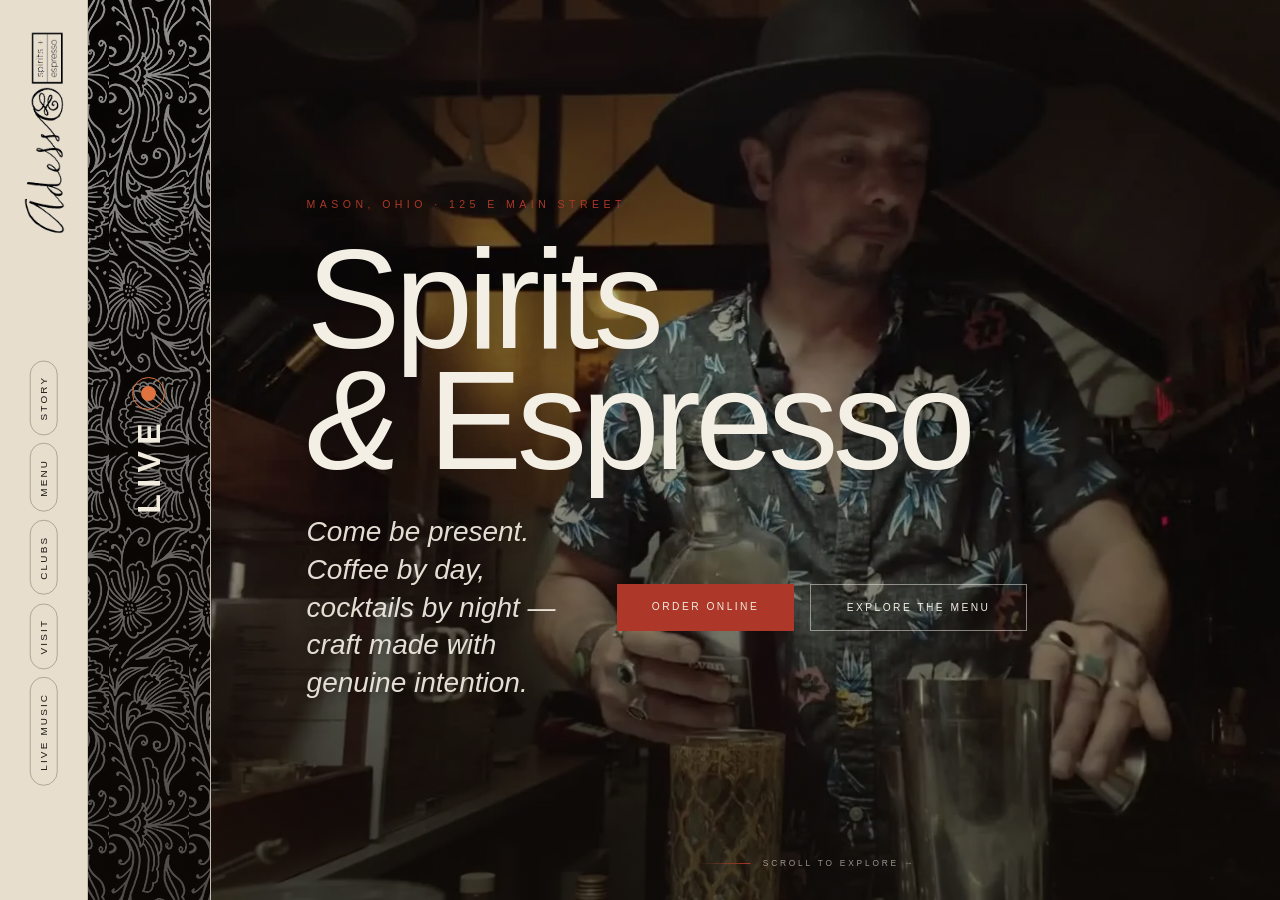
<file: index.html>
<!DOCTYPE html>
<html lang="en">
<head>
<meta charset="utf-8">
<meta name="viewport" content="width=device-width, initial-scale=1.0" />
<title>Adesso Spirits + Espresso — Mason, Ohio</title>
<meta name="description" content="Adesso Spirits + Espresso in downtown Mason, Ohio. Craft coffee by day, cocktails by night, live music Friday & Saturday. 125 E Main St." />
<link rel="canonical" href="https://adessospiritsandespresso.com/" />
<meta property="og:title" content="Adesso Spirits + Espresso" />
<meta property="og:description" content="Coffee by day, cocktails by night. Craft made with genuine intention in downtown Mason, Ohio." />
<meta property="og:type" content="website" />
<meta property="og:url" content="https://adessospiritsandespresso.com/" />
<meta property="og:image" content="https://adessospiritsandespresso.com/assets/hero-poster.webp" />
<meta property="og:image:alt" content="Bartender building a cocktail behind the bar at Adesso Spirits + Espresso" />
<meta property="og:site_name" content="Adesso Spirits + Espresso" />
<meta property="og:locale" content="en_US" />
<meta name="twitter:card" content="summary_large_image" />
<meta name="twitter:title" content="Adesso Spirits + Espresso — Mason, Ohio" />
<meta name="twitter:description" content="Coffee by day, cocktails by night. Craft made with genuine intention in downtown Mason, Ohio." />
<meta name="twitter:image" content="https://adessospiritsandespresso.com/assets/hero-poster.webp" />
<link rel="icon" href="/favicon.ico" sizes="any" />
<link rel="icon" type="image/png" sizes="32x32" href="/assets/favicon-32.png" />
<link rel="apple-touch-icon" href="/assets/favicon-32.png" />
<link rel="alternate" type="application/rss+xml" title="Adesso Live" href="/updates.xml" />
<link rel="alternate" type="application/rss+xml" title="Adesso Live Music" href="/feed.xml" />

<!-- Identity @graph: WebSite + WebPage + the business. Live events JSON-LD is injected separately below. -->
<script type="application/ld+json">
{
  "@context": "https://schema.org",
  "@graph": [
    {
      "@type": "WebSite",
      "@id": "https://adessospiritsandespresso.com/#website",
      "url": "https://adessospiritsandespresso.com/",
      "name": "Adesso Spirits + Espresso",
      "description": "Craft coffee by day, cocktails by night, live music Friday & Saturday in downtown Mason, Ohio.",
      "inLanguage": "en-US",
      "publisher": { "@id": "https://adessospiritsandespresso.com/#business" }
    },
    {
      "@type": "WebPage",
      "@id": "https://adessospiritsandespresso.com/#webpage",
      "url": "https://adessospiritsandespresso.com/",
      "name": "Adesso Spirits + Espresso \u2014 Mason, Ohio",
      "description": "Adesso Spirits + Espresso in downtown Mason, Ohio. Craft coffee by day, cocktails by night, live music Friday & Saturday. 125 E Main St.",
      "isPartOf": { "@id": "https://adessospiritsandespresso.com/#website" },
      "about": { "@id": "https://adessospiritsandespresso.com/#business" },
      "primaryImageOfPage": "https://adessospiritsandespresso.com/assets/hero-poster.webp",
      "inLanguage": "en-US"
    },
    {
      "@type": "CafeOrCoffeeShop",
      "@id": "https://adessospiritsandespresso.com/#business",
      "name": "Adesso Spirits + Espresso",
      "url": "https://adessospiritsandespresso.com/",
      "image": "https://adessospiritsandespresso.com/assets/hero-poster.webp",
      "logo": "https://adessospiritsandespresso.com/assets/feed-icon.png",
      "telephone": "+1-513-445-2889",
      "servesCuisine": ["Coffee", "Cocktails", "Wine"],
      "priceRange": "$$",
      "hasMenu": { "@id": "https://adessospiritsandespresso.com/menu#menu" },
      "openingHoursSpecification": [
        { "@type": "OpeningHoursSpecification", "dayOfWeek": "Monday", "opens": "07:00", "closes": "15:00" },
        { "@type": "OpeningHoursSpecification", "dayOfWeek": ["Tuesday", "Wednesday", "Thursday"], "opens": "07:00", "closes": "17:00" },
        { "@type": "OpeningHoursSpecification", "dayOfWeek": ["Friday", "Saturday"], "opens": "07:00", "closes": "21:00" },
        { "@type": "OpeningHoursSpecification", "dayOfWeek": "Sunday", "opens": "09:00", "closes": "14:00" }
      ],
      "address": {
        "@type": "PostalAddress",
        "streetAddress": "125 E Main St",
        "addressLocality": "Mason",
        "addressRegion": "OH",
        "postalCode": "45040",
        "addressCountry": "US"
      },
      "sameAs": [
        "https://www.instagram.com/adessocoffee/",
        "http://www.facebook.com/adess0coffee"
      ]
    }
  ]
}
</script>

<!-- Live events JSON-LD — ChowdownOS edge-injects between the markers. Keep tag + id + markers. -->
<script type="application/ld+json" id="events-jsonld"><!--EVENTS_JSONLD_START-->[]<!--EVENTS_JSONLD_END--></script>

<style>
  *,*::before,*::after{box-sizing:border-box;margin:0;padding:0;}
  body{background:#e7dece;color:#1a1611;font-family:"Helvetica Neue",Helvetica,Arial,sans-serif;font-weight:300;overflow:hidden;-webkit-font-smoothing:antialiased;}
  a{color:#ad3829;text-decoration:none;}
  a:hover{color:#8f2c22;}
  ::selection{background:#ad3829;color:#f2ecdf;}
  @keyframes adPulse{0%,100%{opacity:.25;}50%{opacity:.9;}}
  @keyframes adSpin{to{transform:rotate(360deg);}}
  @keyframes adSpinR{to{transform:rotate(-360deg);}}
  @keyframes adFloat{0%,100%{transform:translateY(0);}50%{transform:translateY(-16px);}}
  @keyframes adRec{0%,100%{opacity:1;}50%{opacity:.2;}}
  @keyframes adRing{0%{transform:scale(.7);opacity:.7;}100%{transform:scale(2.4);opacity:0;}}
  @keyframes adTicker{from{transform:translateX(0);}to{transform:translateX(-50%);}}
  @keyframes adRecede{0%{opacity:0;transform:scale(.85);}24%{opacity:1;transform:scale(1);}72%{opacity:1;transform:scale(1);filter:blur(0);}100%{opacity:0;transform:scale(.78);filter:blur(6px);}}
  @media(min-width:821px){.ad-recede{animation:adRecede linear both;animation-timeline:view(inline);animation-range:cover 0% cover 100%;}}
  @keyframes adFloral{from{background-position:center 0;}to{background-position:center -640px;}}
  @keyframes adStripOut{to{opacity:.1;transform:translateX(-36px) scale(.9);filter:blur(6px);}}
  @media(min-width:821px){.ad-strip-out{animation:adStripOut linear both;animation-timeline:scroll(nearest inline);animation-range:0 62vw;}}
  @keyframes adSun{0%,100%{transform:translateY(6px);}50%{transform:translateY(-6px);}}
  @keyframes adBlink{0%,100%{opacity:.32;}50%{opacity:.82;}}
  #adtrack{scrollbar-width:none;-ms-overflow-style:none;}
  #adtrack::-webkit-scrollbar{display:none;}
  .ad-rail nav{scrollbar-width:none;-ms-overflow-style:none;}
  .ad-rail nav::-webkit-scrollbar{display:none;}
  /* ChowdownOS edge-injects .event-item markup (buildListHtml). Keep these
     classes styled here so the live feed renders in the new look. */
  #events-list .event-item{display:grid;grid-template-columns:60px 1fr;gap:1.3rem;padding:1.1rem 0;border-bottom:1px solid rgba(26,22,17,.14);align-items:center;break-inside:avoid;}
  #events-list .event-marker{text-align:center;}
  #events-list .event-marker .em{display:block;font-size:.56rem;letter-spacing:.26em;text-transform:uppercase;color:#ad3829;margin-bottom:.12rem;font-weight:500;}
  #events-list .event-marker .glyph{font-family:"Helvetica Neue",Helvetica,Arial,sans-serif;font-size:1.8rem;font-weight:300;line-height:1;color:#1a1611;}
  #events-list .event-name{font-family:"Helvetica Neue",Helvetica,Arial,sans-serif;font-size:1.02rem;font-weight:500;letter-spacing:-.01em;margin-bottom:.15rem;}
  #events-list .event-desc{font-size:.72rem;letter-spacing:.03em;color:rgba(26,22,17,.66);text-transform:uppercase;}
  .ad-panel{flex:0 0 auto;height:100vh;position:relative;overflow:hidden;}
  .ad-topbar{display:none;}
  /* iOS Safari zooms the viewport when a focused field is under 16px. Keep the
     designed size on desktop, bump to 16px on touch widths only. */
  .ad-club:hover img{transform:scale(1.03);}
  .ad-club:focus-visible{outline:2px solid #ad3829;outline-offset:6px;}
  @media(max-width:820px){
    .ad-clubs{grid-template-columns:1fr !important;gap:2.6rem !important;}
    #clubs{min-width:0 !important;width:100vw !important;}
  }
  @media(max-width:820px){
    #mlForm input,#mlForm select{font-size:16px !important;}
  }
  @media(max-width:820px){
    body{overflow:auto;}
    .ad-rail{display:none !important;}
    .ad-topbar{display:flex !important;}
    #adtrack{flex-direction:column !important;height:auto !important;margin-left:0 !important;width:100% !important;overflow:visible !important;}
    .ad-panel{width:100% !important;min-width:0 !important;height:auto !important;min-height:auto !important;padding-top:4rem !important;padding-bottom:4rem !important;overflow:visible !important;}
    .ad-vdiv{display:none !important;}
    .ad-decor{display:none !important;}
    .ad-hero-title{font-size:clamp(3rem,17vw,6rem) !important;}
    .ad-grid-2{grid-template-columns:1fr !important;gap:2.5rem !important;}
    .ad-grid-3{grid-template-columns:1fr !important;}
    .ad-inner{padding:0 1.4rem !important;}
    .ad-events-cols{columns:1 !important;}
    .ad-panel-hero{min-height:88vh !important;}
    .ad-grid-gallery{grid-template-columns:1fr !important;height:auto !important;}
    .ad-grid-gallery > div{grid-template-rows:none !important;}
    .ad-grid-gallery img{width:100% !important;height:auto !important;aspect-ratio:4/5;object-fit:cover;}
    .ad-strip{display:none !important;}
    .ad-masonry{columns:2 !important;overflow:visible !important;}
  }
</style>
</head>
<body>

<div>

<!-- ===================== FIXED VERTICAL SIDE RAIL (Avantt-style) ===================== -->
<aside class="ad-rail" style="position:fixed;top:0;left:0;bottom:0;width:88px;z-index:150;background:#e7dece;border-right:1px solid rgba(26,22,17,.16);display:flex;flex-direction:column;align-items:center;padding:1.1rem 0;">
  <a href="#top" aria-label="Adesso home" style="flex:0 0 auto;display:flex;align-items:center;justify-content:center;height:230px;margin-bottom:1rem;overflow:hidden;">
    <img src="assets/wordmark-script.gif" alt="Adesso" width="510" height="105" style="height:42px;width:auto;transform:rotate(-90deg);" />
  </a>
  <nav style="flex:1 1 auto;min-height:0;width:100%;overflow-y:auto;display:flex;flex-direction:column;align-items:center;">
    <div style="margin:auto 0;display:flex;flex-direction:column;align-items:center;gap:.5rem;padding:.4rem 0;">
      <a href="#story" style="flex:0 0 auto;writing-mode:vertical-rl;transform:rotate(180deg);border:1px solid rgba(26,22,17,.28);border-radius:999px;padding:.9rem .46rem;font-size:.62rem;letter-spacing:.22em;text-transform:uppercase;font-weight:500;color:#1a1611;background:transparent;transition:background .3s ease,color .3s ease,border-color .3s ease;" style-hover="background:#1a1611;color:#efe7d6;border-color:#1a1611;">Story</a>
      <a href="/menu" style="flex:0 0 auto;writing-mode:vertical-rl;transform:rotate(180deg);border:1px solid rgba(26,22,17,.28);border-radius:999px;padding:.9rem .46rem;font-size:.62rem;letter-spacing:.22em;text-transform:uppercase;font-weight:500;color:#1a1611;background:transparent;transition:background .3s ease,color .3s ease,border-color .3s ease;" style-hover="background:#1a1611;color:#efe7d6;border-color:#1a1611;">Menu</a>
      <a href="#clubs" style="flex:0 0 auto;writing-mode:vertical-rl;transform:rotate(180deg);border:1px solid rgba(26,22,17,.28);border-radius:999px;padding:.9rem .46rem;font-size:.62rem;letter-spacing:.22em;text-transform:uppercase;font-weight:500;color:#1a1611;background:transparent;transition:background .3s ease,color .3s ease,border-color .3s ease;" style-hover="background:#1a1611;color:#efe7d6;border-color:#1a1611;">Clubs</a>
      <a href="#visit" style="flex:0 0 auto;writing-mode:vertical-rl;transform:rotate(180deg);border:1px solid rgba(26,22,17,.28);border-radius:999px;padding:.9rem .46rem;font-size:.62rem;letter-spacing:.22em;text-transform:uppercase;font-weight:500;color:#1a1611;background:transparent;transition:background .3s ease,color .3s ease,border-color .3s ease;" style-hover="background:#1a1611;color:#efe7d6;border-color:#1a1611;">Visit</a>
      <a href="#events" style="flex:0 0 auto;writing-mode:vertical-rl;transform:rotate(180deg);border:1px solid rgba(26,22,17,.28);border-radius:999px;padding:.9rem .46rem;font-size:.62rem;letter-spacing:.22em;text-transform:uppercase;font-weight:500;color:#1a1611;background:transparent;transition:background .3s ease,color .3s ease,border-color .3s ease;" style-hover="background:#1a1611;color:#efe7d6;border-color:#1a1611;">Live Music</a>
    </div>
  </nav>
</aside>

<!-- ===================== MOBILE TOP BAR ===================== -->
<div class="ad-topbar" style="position:fixed;top:0;left:0;right:0;z-index:150;background:rgba(231,222,206,.94);backdrop-filter:blur(12px);border-bottom:1px solid rgba(26,22,17,.14);align-items:center;justify-content:space-between;padding:.9rem 1.4rem;height:58px;">
  <img src="assets/wordmark-script.gif" alt="Adesso" width="510" height="105" style="height:30px;width:auto;" />
  <div style="display:flex;gap:.5rem;overflow-x:auto;">
    <a href="/live" style="display:flex;align-items:center;gap:.4rem;font-size:.6rem;letter-spacing:.2em;text-transform:uppercase;background:#ad3829;color:#f2ecdf;border-radius:999px;padding:.5rem .9rem;white-space:nowrap;"><span style="width:7px;height:7px;border-radius:50%;background:#f2ecdf;animation:adRec 1.4s ease infinite;display:inline-block;"></span>Live</a>
    <a href="/menu" style="font-size:.6rem;letter-spacing:.2em;text-transform:uppercase;border:1px solid rgba(26,22,17,.28);border-radius:999px;padding:.5rem .9rem;color:#1a1611;white-space:nowrap;">Menu</a>
    <a href="#events" style="font-size:.6rem;letter-spacing:.2em;text-transform:uppercase;border:1px solid rgba(26,22,17,.28);border-radius:999px;padding:.5rem .9rem;color:#1a1611;white-space:nowrap;">Music</a>
    <a href="http://adessocoffee.square.site" target="_blank" rel="noopener" style="font-size:.6rem;letter-spacing:.2em;text-transform:uppercase;background:#ad3829;color:#f2ecdf;border-radius:999px;padding:.5rem .9rem;white-space:nowrap;">Order</a>
  </div>
</div>

<!-- ===================== HORIZONTAL SCROLL TRACK ===================== -->
<div id="adtrack" style="display:flex;height:100vh;margin-left:88px;width:calc(100vw - 88px);overflow-x:auto;overflow-y:hidden;">

  <!-- PANEL 0: LIVE FLORAL STRIP (alongside rail, dissolves on scroll) -->
  <section id="live" class="ad-panel ad-strip ad-strip-out" style="width:clamp(104px,9.5vw,142px);position:relative;overflow:hidden;background:#0e0a06;">
    <div style="position:absolute;top:50%;left:50%;width:100vh;height:clamp(158px,15vw,214px);transform:translate(-50%,-50%) rotate(90deg);background-image:url('assets/floral-border.avif');background-size:auto;background-repeat:repeat;background-position:center;image-rendering:auto;opacity:.95;"></div>
    <div style="position:absolute;inset:0;background:linear-gradient(to bottom,rgba(14,10,6,.42),rgba(14,10,6,.72));"></div>
    <a href="/live" title="Live &mdash; what's on right now" style="position:absolute;inset:0;z-index:2;display:flex;flex-direction:column;align-items:center;justify-content:center;gap:1rem;padding:2.6rem 0;text-decoration:none;color:#f2ecdf;">
      <span style="position:relative;width:15px;height:15px;display:block;">
        <span style="position:absolute;inset:0;border-radius:50%;background:#e0723f;animation:adRec 1.4s ease infinite;"></span>
        <span style="position:absolute;inset:-9px;border-radius:50%;border:1px solid #e0723f;animation:adRing 1.9s ease-out infinite;"></span>
      </span>
      <span style="writing-mode:vertical-rl;transform:rotate(180deg);font-size:2rem;letter-spacing:.2em;text-transform:uppercase;font-weight:700;line-height:1;">Live</span>
    </a>
  </section>

  <div class="ad-vdiv" style="flex:0 0 auto;width:1px;height:100vh;background:rgba(26,22,17,.16);"></div>

  <!-- PANEL 1: HERO (full width) -->
  <section id="top" class="ad-panel ad-panel-hero" style="width:calc(100vw - 88px);display:flex;flex-direction:column;justify-content:center;padding:6rem 3rem;">
    <video autoplay muted loop playsinline poster="assets/hero-poster.webp" style="position:absolute;inset:0;width:100%;height:100%;object-fit:cover;z-index:0;filter:saturate(.9) contrast(1.02);">
      <source src="/hero-video.mp4?v=3" type="video/mp4" />
    </video>
    <div style="position:absolute;inset:0;z-index:1;background:linear-gradient(to bottom,rgba(18,13,8,.32),rgba(18,13,8,.12) 42%,rgba(18,13,8,.62));"></div>
    <div class="ad-inner" style="position:relative;z-index:2;max-width:1000px;width:100%;margin:0 auto;">
      <p style="font-size:.66rem;letter-spacing:.42em;text-transform:uppercase;color:#ad3829;margin-bottom:1.8rem;font-weight:500;text-shadow:0 1px 12px rgba(0,0,0,.4);">Mason, Ohio &middot; 125 E Main Street</p>
      <h1 class="ad-hero-title" style="font-family:'Helvetica Neue',Helvetica,Arial,sans-serif;font-weight:400;font-size:clamp(4rem,11vw,10.5rem);line-height:.86;letter-spacing:-.04em;color:#f4efe4;margin-bottom:1.6rem;text-shadow:0 2px 30px rgba(0,0,0,.35);">Spirits<br/><span style="font-family:'Helvetica Neue',Helvetica,Arial,sans-serif;font-style:italic;font-weight:400;">&amp;</span> Espresso</h1>
      <div style="display:flex;flex-wrap:wrap;align-items:center;gap:1.6rem 2.6rem;margin-top:2rem;max-width:720px;">
        <p style="font-family:'Helvetica Neue',Helvetica,Arial,sans-serif;font-style:italic;font-size:clamp(1.2rem,2.2vw,1.75rem);color:rgba(244,239,228,.92);line-height:1.35;flex:1;min-width:260px;text-shadow:0 1px 14px rgba(0,0,0,.45);">Come be present. Coffee by day, cocktails by night &mdash; craft made with genuine intention.</p>
        <div style="display:flex;gap:1rem;flex-wrap:wrap;">
          <a href="http://adessocoffee.square.site" target="_blank" rel="noopener" style="font-size:.64rem;letter-spacing:.24em;text-transform:uppercase;font-weight:500;background:#ad3829;color:#f2ecdf;padding:1.05rem 2.2rem;transition:background .25s ease,transform .2s ease;" style-hover="background:#8f2c22;transform:translateY(-2px);">Order Online</a>
          <a href="#offerings" style="font-size:.64rem;letter-spacing:.24em;text-transform:uppercase;font-weight:500;border:1px solid rgba(244,239,228,.5);color:#f4efe4;padding:1.05rem 2.2rem;transition:border-color .25s ease,color .25s ease;" style-hover="border-color:#e0723f;color:#e0723f;">Explore the Menu</a>
        </div>
      </div>
    </div>
    <div style="position:absolute;bottom:2rem;left:50%;transform:translateX(-50%);z-index:2;display:flex;align-items:center;gap:.8rem;">
      <span style="width:52px;height:1px;background:linear-gradient(to right,transparent,#ad3829);animation:adPulse 2.2s ease infinite;display:block;"></span>
      <span style="font-size:.52rem;letter-spacing:.34em;text-transform:uppercase;color:rgba(244,239,228,.6);">Scroll to explore &rarr;</span>
    </div>
  </section>

  <div class="ad-vdiv" style="flex:0 0 auto;width:1px;height:100vh;background:rgba(26,22,17,.16);"></div>

  <!-- PANEL: LIVE / ON AIR (LOS broadcast) -->
  <section id="broadcast" class="ad-panel" style="width:98vw;min-width:840px;display:flex;align-items:center;background:#14100b;color:#efe7d6;padding:6rem 3rem;">
    <div style="position:absolute;inset:0;z-index:0;pointer-events:none;background:repeating-linear-gradient(to bottom,rgba(255,255,255,.028) 0 1px,transparent 1px 4px);"></div>
    <div class="ad-decor" data-parallax="0.1" style="position:absolute;bottom:8%;left:3%;z-index:0;pointer-events:none;">
      <div style="width:230px;height:230px;border-radius:50%;background:repeating-conic-gradient(from 0deg,rgba(224,114,63,.1) 0 6deg,transparent 6deg 12deg);animation:adSpin 130s linear infinite;"></div>
    </div>
    <div class="ad-inner" style="position:relative;z-index:1;max-width:1160px;width:100%;margin:0 auto;">
      <div class="ad-grid-2" style="display:grid;grid-template-columns:1.1fr .9fr;gap:4rem;align-items:center;">
        <div data-reveal>
          <div style="position:relative;border:1px solid rgba(239,231,214,.2);background:#0e0a06;overflow:hidden;aspect-ratio:16/10;">
            <video autoplay muted loop playsinline poster="assets/hero-poster.webp" style="position:absolute;inset:0;width:100%;height:100%;object-fit:cover;filter:saturate(.6) contrast(1.02) brightness(.85);">
              <source src="/hero-video.mp4?v=3" type="video/mp4" />
            </video>
            <div style="position:absolute;inset:0;pointer-events:none;background:repeating-linear-gradient(to bottom,rgba(0,0,0,.12) 0 1px,transparent 1px 3px);"></div>
            <div style="position:absolute;top:1rem;left:1rem;display:flex;align-items:center;gap:.5rem;background:#ad3829;padding:.4rem .8rem;">
              <span style="width:8px;height:8px;border-radius:50%;background:#f2ecdf;animation:adRec 1.4s ease infinite;display:block;"></span>
              <span style="font-size:.6rem;letter-spacing:.26em;text-transform:uppercase;font-weight:600;">On Air &middot; Live</span>
            </div>
            <div style="position:absolute;top:1.1rem;right:1rem;font-size:.62rem;letter-spacing:.18em;color:rgba(239,231,214,.8);">125 E MAIN</div>
            <div style="position:absolute;bottom:1rem;left:1rem;right:1rem;display:flex;justify-content:space-between;align-items:flex-end;">
              <span style="font-family:'Helvetica Neue',Helvetica,Arial,sans-serif;font-style:italic;font-size:1.4rem;">Live from the bar</span>
              <span style="font-size:.58rem;letter-spacing:.2em;color:rgba(239,231,214,.7);">REC &middot; MASON OH</span>
            </div>
          </div>
        </div>
        <div data-reveal>
          <p style="font-size:.6rem;letter-spacing:.38em;text-transform:uppercase;color:#e0723f;margin-bottom:1rem;font-weight:500;display:flex;align-items:center;gap:.7rem;"><span style="width:8px;height:8px;border-radius:50%;background:#e0723f;animation:adRec 1.4s ease infinite;display:inline-block;"></span> Happening Now</p>
          <h2 style="font-family:'Helvetica Neue',Helvetica,Arial,sans-serif;font-weight:300;font-size:clamp(2.2rem,4.2vw,3.4rem);line-height:1.02;letter-spacing:-.03em;margin-bottom:1.4rem;">What&rsquo;s on<br/><span style="font-family:'Helvetica Neue',Helvetica,Arial,sans-serif;font-style:italic;color:#e0723f;">right now</span></h2>
          <div style="border-top:1px solid rgba(239,231,214,.16);">
            <div style="display:grid;grid-template-columns:auto 1fr;gap:1rem;padding:.9rem 0;border-bottom:1px solid rgba(239,231,214,.12);align-items:center;">
              <span id="los-now-label" style="font-size:.56rem;letter-spacing:.2em;text-transform:uppercase;color:#e0723f;font-weight:600;">Now</span>
              <span id="los-now" style="font-size:.9rem;color:rgba(239,231,214,.6);font-style:italic;"><!--LOS_NOW-->Live status appears here</span>
            </div>
            <div style="display:grid;grid-template-columns:auto 1fr;gap:1rem;padding:.9rem 0;border-bottom:1px solid rgba(239,231,214,.12);align-items:center;">
              <span id="los-tonight-label" style="font-size:.56rem;letter-spacing:.2em;text-transform:uppercase;color:#e0723f;font-weight:600;">Tonight</span>
              <span id="los-tonight" style="font-size:.9rem;color:rgba(239,231,214,.6);font-style:italic;"><!--LOS_TONIGHT-->Tonight&rsquo;s act appears here</span>
            </div>
            <div style="display:grid;grid-template-columns:auto 1fr;gap:1rem;padding:.9rem 0;border-bottom:1px solid rgba(239,231,214,.12);align-items:center;">
              <span id="los-special-label" style="font-size:.56rem;letter-spacing:.2em;text-transform:uppercase;color:#e0723f;font-weight:600;">Special</span>
              <span id="los-special" style="font-size:.9rem;color:rgba(239,231,214,.6);font-style:italic;"><!--LOS_SPECIAL-->Today&rsquo;s special appears here</span>
            </div>
          </div>
          <div style="display:flex;gap:1rem;margin-top:1.8rem;flex-wrap:wrap;align-items:center;">
            <a href="/live" style="font-size:.64rem;letter-spacing:.24em;text-transform:uppercase;font-weight:600;background:#ad3829;color:#f2ecdf;padding:1rem 2rem;display:inline-flex;align-items:center;gap:.6rem;transition:background .25s ease,transform .2s ease;" style-hover="background:#c9463a;transform:translateY(-2px);"><span style="width:8px;height:8px;border-radius:50%;background:#f2ecdf;animation:adRec 1.4s ease infinite;display:inline-block;"></span> Open the Live Feed</a>
            <a href="/updates.xml" style="font-size:.62rem;letter-spacing:.2em;text-transform:uppercase;color:rgba(239,231,214,.7);border-bottom:1px solid rgba(239,231,214,.3);padding-bottom:.15rem;">RSS</a>
          </div>
          <p style="margin-top:1.2rem;font-family:'Helvetica Neue',Helvetica,Arial,sans-serif;font-style:italic;font-size:.95rem;color:rgba(239,231,214,.5);">Always current &mdash; the moment anything changes at the bar.</p>
        </div>
      </div>
    </div>
  </section>

  <div class="ad-vdiv" style="flex:0 0 auto;width:1px;height:100vh;background:rgba(26,22,17,.16);"></div>

  <!-- PANEL 2: STORY (narrow) -->
  <section id="story" class="ad-panel" style="width:82vw;min-width:720px;display:flex;align-items:center;padding:6rem 3rem;">
    <div class="ad-decor" data-parallax="0.12" style="position:absolute;bottom:9%;left:4%;z-index:0;pointer-events:none;width:190px;height:190px;background-image:radial-gradient(rgba(26,22,17,.16) 26%,transparent 28%);background-size:24px 24px;"></div>
    <div class="ad-inner" style="position:relative;z-index:1;max-width:1080px;width:100%;margin:0 auto;">
      <div class="ad-grid-2" style="display:grid;grid-template-columns:1.05fr .95fr;gap:5rem;align-items:center;">
        <div data-reveal>
          <p style="font-size:.6rem;letter-spacing:.38em;text-transform:uppercase;color:#ad3829;margin-bottom:1.5rem;font-weight:500;display:flex;align-items:center;gap:.9rem;">Our Philosophy <span style="width:34px;height:1px;background:#ad3829;opacity:.5;display:block;"></span></p>
          <h2 style="font-family:'Helvetica Neue',Helvetica,Arial,sans-serif;font-weight:300;font-size:clamp(2.4rem,5vw,4.2rem);line-height:1.02;letter-spacing:-.03em;margin-bottom:1.6rem;">More than a<br/><span style="font-family:'Helvetica Neue',Helvetica,Arial,sans-serif;font-style:italic;color:#ad3829;">coffee shop</span></h2>
          <p style="font-size:1rem;line-height:1.85;color:rgba(26,22,17,.72);max-width:480px;">Adesso is Mason&rsquo;s community living room &mdash; a place to savor the moment, celebrate the people around you, and experience craft coffee and cocktails made with genuine intention. Locally rooted, Italian-inspired.</p>
          <blockquote style="font-family:'Helvetica Neue',Helvetica,Arial,sans-serif;font-style:italic;font-size:clamp(1.4rem,2.4vw,2rem);line-height:1.45;border-left:2px solid #ad3829;padding-left:1.8rem;margin-top:2.4rem;">&ldquo;We aren&rsquo;t just a place to come and buy stuff and leave.&rdquo;</blockquote>
          <p style="margin-top:1.1rem;font-size:.64rem;letter-spacing:.26em;text-transform:uppercase;color:#ad3829;font-weight:500;">&mdash; Chuck Pfahler, Owner</p>
        </div>
        <div data-reveal style="display:flex;justify-content:center;">
          <div style="background:#f3ecdd;border:1px solid rgba(26,22,17,.14);padding:3rem 2.4rem;text-align:center;max-width:400px;width:100%;position:relative;">
            <div style="position:absolute;inset:8px;border:1px solid rgba(178,58,46,.2);pointer-events:none;"></div>
            <img src="assets/badge-adesso.avif" alt="Adesso seal mark" width="700" height="221" style="width:min(240px,68%);height:auto;display:block;margin:0 auto 1.6rem;mix-blend-mode:multiply;" />
            <p style="font-size:.6rem;letter-spacing:.32em;text-transform:uppercase;color:rgba(26,22,17,.66);margin-bottom:1.1rem;">Italian &middot; /a&#712;d&#603;sso/ &middot; adverb</p>
            <span style="width:34px;height:1px;background:#ad3829;opacity:.5;display:block;margin:0 auto 1.1rem;"></span>
            <p style="font-family:'Helvetica Neue',Helvetica,Arial,sans-serif;font-style:italic;font-size:1.05rem;line-height:1.6;color:rgba(26,22,17,.72);">&ldquo;now&rdquo; &mdash; this present moment. Italy is the birthplace of espresso culture, and serving coffee authentically is the identity we uphold in downtown Mason.</p>
          </div>
        </div>
      </div>
    </div>
  </section>

  <div class="ad-vdiv" style="flex:0 0 auto;width:1px;height:100vh;background:rgba(26,22,17,.16);"></div>

  <!-- PANEL 3: OFFERINGS (extra wide) -->
  <section id="offerings" class="ad-panel" style="width:114vw;display:flex;align-items:center;padding:6rem 3rem;">
    <div class="ad-decor" data-parallax="0.22" style="position:absolute;top:12%;left:3%;z-index:0;pointer-events:none;font-family:'Helvetica Neue',Helvetica,Arial,sans-serif;font-weight:700;font-size:38vh;line-height:.75;color:transparent;-webkit-text-stroke:1.5px rgba(26,22,17,.10);">&amp;</div>
    <div class="ad-decor" data-parallax="0.16" style="position:absolute;bottom:8%;right:5%;z-index:0;pointer-events:none;">
      <div style="width:260px;height:260px;border-radius:50%;background:repeating-radial-gradient(circle at 50% 50%,transparent 0 16px,rgba(178,58,46,.12) 16px 19px);"></div>
    </div>
    <div class="ad-inner" style="position:relative;z-index:1;max-width:1120px;width:100%;margin:0 auto;">
      <div data-reveal style="margin-bottom:3rem;">
        <p style="font-size:.6rem;letter-spacing:.38em;text-transform:uppercase;color:#ad3829;margin-bottom:1.2rem;font-weight:500;">What We Serve</p>
        <h2 style="font-family:'Helvetica Neue',Helvetica,Arial,sans-serif;font-weight:300;font-size:clamp(2.2rem,4.5vw,3.8rem);line-height:1.05;letter-spacing:-.03em;">Craft at every <span style="font-family:'Helvetica Neue',Helvetica,Arial,sans-serif;font-style:italic;color:#ad3829;">hour of the day</span></h2>
      </div>
      <div class="ad-grid-3" style="display:grid;grid-template-columns:repeat(3,1fr);border-top:1px solid rgba(26,22,17,.16);background:#e7dece;">
        <div data-reveal style="padding:2.6rem 2rem;border-bottom:1px solid rgba(26,22,17,.16);border-right:1px solid rgba(26,22,17,.16);transition:background .35s ease;" style-hover="background:rgba(178,58,46,.05);">
          <div style="aspect-ratio:16/10;overflow:hidden;margin-bottom:1.4rem;background:#ded4c2;"><img src="assets/espresso-coffee-1200.webp" srcset="assets/espresso-coffee-700.webp 700w, assets/espresso-coffee-1200.webp 1200w" sizes="(max-width:820px) 100vw, 33vw" width="1200" height="800" loading="lazy" decoding="async" alt="Latte with rosetta milk art in a white cup on a rustic wood table at Adesso" style="width:100%;height:100%;object-fit:cover;filter:saturate(.82);display:block;" /></div>
          <div style="font-family:'Helvetica Neue',Helvetica,Arial,sans-serif;font-size:3rem;font-weight:400;color:rgba(178,58,46,.24);line-height:1;margin-bottom:.9rem;">01</div>
          <h3 style="font-family:'Helvetica Neue',Helvetica,Arial,sans-serif;font-weight:500;font-size:1.4rem;letter-spacing:-.01em;margin-bottom:.9rem;">Espresso &amp; Coffee</h3>
          <span style="width:28px;height:1px;background:#ad3829;opacity:.5;display:block;margin-bottom:1rem;"></span>
          <p style="font-size:.84rem;line-height:1.75;color:rgba(26,22,17,.7);">Signature roasted beans, ethically sourced from farmers across the globe. Served the way Italy intended &mdash; with care, craft, and ritual. Coffee of the Month club available.</p>
        </div>
        <div data-reveal style="padding:2.6rem 2rem;border-bottom:1px solid rgba(26,22,17,.16);border-right:1px solid rgba(26,22,17,.16);transition:background .35s ease;" style-hover="background:rgba(178,58,46,.05);">
          <div style="aspect-ratio:16/10;overflow:hidden;margin-bottom:1.4rem;background:#ded4c2;"><img src="assets/cocktail-2.webp" alt="Seasonal craft cocktail with fresh garnish at Adesso" width="1333" height="2000" loading="lazy" decoding="async" style="width:100%;height:100%;object-fit:cover;filter:saturate(.82);display:block;" /></div>
          <div style="font-family:'Helvetica Neue',Helvetica,Arial,sans-serif;font-size:3rem;font-weight:400;color:rgba(178,58,46,.24);line-height:1;margin-bottom:.9rem;">02</div>
          <h3 style="font-family:'Helvetica Neue',Helvetica,Arial,sans-serif;font-weight:500;font-size:1.4rem;letter-spacing:-.01em;margin-bottom:.9rem;">Craft Cocktails</h3>
          <span style="width:28px;height:1px;background:#ad3829;opacity:.5;display:block;margin-bottom:1rem;"></span>
          <p style="font-size:.84rem;line-height:1.75;color:rgba(26,22,17,.7);">Seasonal programs, rotating menus, award-winning technique. An extensive spirits collection that earns Adesso its reputation. It&rsquo;s always 5 o&rsquo;clock here.</p>
        </div>
        <div data-reveal style="padding:2.6rem 2rem;border-bottom:1px solid rgba(26,22,17,.16);border-right:1px solid rgba(26,22,17,.16);transition:background .35s ease;" style-hover="background:rgba(178,58,46,.05);">
          <div style="aspect-ratio:16/10;overflow:hidden;margin-bottom:1.4rem;background:#ded4c2;"><img src="assets/wine-small-bites-1200.webp" srcset="assets/wine-small-bites-700.webp 700w, assets/wine-small-bites-1200.webp 1200w" sizes="(max-width:820px) 100vw, 33vw" width="1200" height="1800" loading="lazy" decoding="async" alt="Bottle of Primitivo Salento red wine beside a poured glass by the fireplace at Adesso" style="width:100%;height:100%;object-fit:cover;filter:saturate(.82);display:block;" /></div>
          <div style="font-family:'Helvetica Neue',Helvetica,Arial,sans-serif;font-size:3rem;font-weight:400;color:rgba(178,58,46,.24);line-height:1;margin-bottom:.9rem;">03</div>
          <h3 style="font-family:'Helvetica Neue',Helvetica,Arial,sans-serif;font-weight:500;font-size:1.4rem;letter-spacing:-.01em;margin-bottom:.9rem;">Wine &amp; Small Bites</h3>
          <span style="width:28px;height:1px;background:#ad3829;opacity:.5;display:block;margin-bottom:1rem;"></span>
          <p style="font-size:.84rem;line-height:1.75;color:rgba(26,22,17,.7);">Curated wines, cheese boards, charcuterie, and seasonal small plates. Perfect for a slow afternoon or an evening with friends. Wine Club memberships available.</p>
        </div>
      </div>
      <div data-reveal style="margin-top:2.6rem;display:flex;gap:1rem;flex-wrap:wrap;">
        <a href="/menu" style="font-size:.64rem;letter-spacing:.24em;text-transform:uppercase;font-weight:500;background:#ad3829;color:#f2ecdf;padding:1.05rem 2.4rem;display:inline-block;transition:background .25s ease,transform .2s ease;" style-hover="background:#8f2c22;transform:translateY(-2px);">View the Full Menu</a>
        <a href="http://adessocoffee.square.site" target="_blank" rel="noopener" style="font-size:.64rem;letter-spacing:.24em;text-transform:uppercase;font-weight:500;border:1px solid rgba(26,22,17,.4);color:#1a1611;padding:1.05rem 2.4rem;display:inline-block;transition:border-color .25s ease,color .25s ease;" style-hover="border-color:#ad3829;color:#ad3829;">Order Online</a>
      </div>
    </div>
  </section>

  <div class="ad-vdiv" style="flex:0 0 auto;width:1px;height:100vh;background:rgba(26,22,17,.16);"></div>

  <!-- PANEL: PHOTOGRAPHY GALLERY -->
  <section id="gallery" class="ad-panel" style="width:calc(100vw - 88px);display:flex;flex-direction:column;padding:4rem 3rem 3rem;">
    <div class="ad-inner" style="position:relative;z-index:1;max-width:1280px;width:100%;margin:0 auto;display:flex;flex-direction:column;flex:1;min-height:0;">
      <div style="display:flex;align-items:flex-end;justify-content:space-between;gap:2rem;margin-bottom:1.6rem;flex:0 0 auto;flex-wrap:wrap;">
        <div>
          <p style="font-size:.6rem;letter-spacing:.38em;text-transform:uppercase;color:#ad3829;margin-bottom:1rem;font-weight:600;">In the Room</p>
          <h2 style="font-weight:300;font-size:clamp(2.2rem,4.5vw,3.8rem);line-height:1.02;letter-spacing:-.03em;">A room built for <span style="font-style:italic;color:#ad3829;">lingering</span></h2>
        </div>
        <p style="font-size:.9rem;line-height:1.7;color:rgba(26,22,17,.66);max-width:320px;">Warm light, worn wood, a bar that hums past dark. Every corner of Adesso is made to be sat in a little longer.<span style="display:block;margin-top:.7rem;font-size:.62rem;letter-spacing:.24em;text-transform:uppercase;color:#ad3829;font-weight:600;">Scroll to browse &darr;</span></p>
      </div>
      <div class="ad-masonry" data-vscroll style="flex:1;min-height:0;overflow-y:auto;columns:3;column-gap:8px;padding-right:.5rem;">
        <img src="assets/strip-1.webp" alt="Bartender straining a craft cocktail into a coupe at Adesso" width="1333" height="2000" loading="lazy" decoding="async" style="width:100%;height:auto;margin-bottom:8px;break-inside:avoid;display:block;filter:saturate(.82);transition:transform .6s ease;" style-hover="transform:scale(1.03);" />
        <img src="assets/cocktail-1.webp" alt="Citrus-garnished craft cocktail on the bar at Adesso" width="1333" height="2000" loading="lazy" decoding="async" style="width:100%;height:auto;margin-bottom:8px;break-inside:avoid;display:block;filter:saturate(.82);transition:transform .6s ease;" style-hover="transform:scale(1.03);" />
        <img src="assets/cocktail-2.webp" alt="Seasonal cocktail with fresh garnish at Adesso" width="1333" height="2000" loading="lazy" decoding="async" style="width:100%;height:auto;margin-bottom:8px;break-inside:avoid;display:block;filter:saturate(.82);transition:transform .6s ease;" style-hover="transform:scale(1.03);" />
        <img src="assets/hero-poster.webp" alt="Bartender building a drink behind the bar at Adesso" width="1920" height="1080" loading="lazy" decoding="async" style="width:100%;height:auto;margin-bottom:8px;break-inside:avoid;display:block;filter:saturate(.82);transition:transform .6s ease;" style-hover="transform:scale(1.03);" />
        <img src="assets/cocktail-3.webp" alt="Stirred spirit-forward cocktail served over ice at Adesso" width="1333" height="2000" loading="lazy" decoding="async" style="width:100%;height:auto;margin-bottom:8px;break-inside:avoid;display:block;filter:saturate(.82);transition:transform .6s ease;" style-hover="transform:scale(1.03);" />
        <img src="assets/strip-2.webp" alt="Guests gathered at the bar during evening service at Adesso" width="1333" height="2000" loading="lazy" decoding="async" style="width:100%;height:auto;margin-bottom:8px;break-inside:avoid;display:block;filter:saturate(.82);transition:transform .6s ease;" style-hover="transform:scale(1.03);" />
        <img src="assets/cocktail-bg.webp" alt="The dining room and bar at Adesso in downtown Mason, Ohio" width="1333" height="2000" loading="lazy" decoding="async" style="width:100%;height:auto;margin-bottom:8px;break-inside:avoid;display:block;filter:saturate(.82);transition:transform .6s ease;" style-hover="transform:scale(1.03);" />
      </div>
    </div>
  </section>

  <div class="ad-vdiv" style="flex:0 0 auto;width:1px;height:100vh;background:rgba(26,22,17,.16);"></div>

  <!-- PANEL 4: BAR PROGRAM (full width, dark) -->
  <section id="bar" class="ad-panel" style="width:calc(100vw - 88px);display:flex;align-items:center;background:#16110b;color:#efe7d6;padding:6rem 3rem;">
    <div style="position:absolute;inset:0;background-image:url('assets/cocktail-bg.webp');background-size:cover;background-position:center 30%;filter:brightness(.28) saturate(.7);"></div>
    <div class="ad-decor" data-parallax="0.12" style="position:absolute;top:10%;right:8%;z-index:0;pointer-events:none;">
      <div style="width:280px;height:280px;border-radius:50%;background:repeating-conic-gradient(from 0deg,rgba(224,114,63,.14) 0 5deg,transparent 5deg 10deg);animation:adSpinR 100s linear infinite;"></div>
    </div>
    <div class="ad-inner" style="position:relative;z-index:1;max-width:1120px;width:100%;margin:0 auto;">
      <div class="ad-grid-2" style="display:grid;grid-template-columns:1fr 1fr;gap:4.5rem;align-items:center;">
        <div data-reveal>
          <p style="font-size:.6rem;letter-spacing:.38em;text-transform:uppercase;color:#e0723f;margin-bottom:1.5rem;font-weight:500;">The Bar Program</p>
          <h2 style="font-family:'Helvetica Neue',Helvetica,Arial,sans-serif;font-weight:300;font-size:clamp(2.2rem,4.5vw,3.8rem);line-height:1.02;letter-spacing:-.03em;margin-bottom:1.5rem;">Every drink<br/><span style="font-family:'Helvetica Neue',Helvetica,Arial,sans-serif;font-style:italic;color:#e0723f;">tells a story</span></h2>
          <p style="font-size:1rem;line-height:1.85;color:rgba(239,231,214,.78);max-width:440px;margin-bottom:2.2rem;">Seasonal menus. Thoughtful sourcing. Technique that shows. Our bar program is built around ingredients worth talking about and moments worth remembering.</p>
          <a href="/menu" style="font-size:.64rem;letter-spacing:.24em;text-transform:uppercase;font-weight:500;border:1px solid rgba(239,231,214,.4);color:#efe7d6;padding:1.05rem 2.2rem;display:inline-block;transition:border-color .25s ease,color .25s ease;" style-hover="border-color:#e0723f;color:#e0723f;">See the Full Menu</a>
        </div>
        <div data-reveal class="ad-grid-3" style="display:grid;grid-template-columns:1fr 1fr 1fr;gap:4px;">
          <div style="overflow:hidden;aspect-ratio:3/4;"><img src="assets/cocktail-1.webp" alt="Cocktail" loading="lazy" style="width:100%;height:100%;object-fit:cover;filter:saturate(.8);transition:transform .6s ease;" style-hover="transform:scale(1.06);" /></div>
          <div style="overflow:hidden;aspect-ratio:3/4;"><img src="assets/cocktail-2.webp" alt="Cocktail" loading="lazy" style="width:100%;height:100%;object-fit:cover;filter:saturate(.8);transition:transform .6s ease;" style-hover="transform:scale(1.06);" /></div>
          <div style="overflow:hidden;aspect-ratio:3/4;"><img src="assets/cocktail-3.webp" alt="Cocktail" loading="lazy" style="width:100%;height:100%;object-fit:cover;filter:saturate(.8);transition:transform .6s ease;" style-hover="transform:scale(1.06);" /></div>
        </div>
      </div>
    </div>
  </section>

  <div class="ad-vdiv" style="flex:0 0 auto;width:1px;height:100vh;background:rgba(26,22,17,.16);"></div>

  <!-- PANEL: CLUBS (memberships) -->
  <section id="clubs" class="ad-panel" style="width:96vw;min-width:820px;display:flex;align-items:center;padding:clamp(2.2rem,5vh,5rem) 3rem;">
    <div class="ad-inner" style="position:relative;z-index:1;max-width:1140px;width:100%;margin:0 auto;">
      <div data-reveal style="margin-bottom:clamp(1.2rem,3.2vh,2.6rem);">
        <p style="font-size:.6rem;letter-spacing:.38em;text-transform:uppercase;color:#ad3829;margin-bottom:clamp(.6rem,1.6vh,1.4rem);font-weight:500;">Membership</p>
        <h2 style="font-family:'Helvetica Neue',Helvetica,Arial,sans-serif;font-weight:300;font-size:clamp(1.9rem,3.4vw+.4vh,3.2rem);line-height:1.03;letter-spacing:-.03em;margin-bottom:clamp(.6rem,1.6vh,1.2rem);">Two clubs,<br/><span style="font-style:italic;color:#ad3829;">two rhythms.</span></h2>
        <p style="font-size:.95rem;line-height:1.7;color:rgba(26,22,17,.72);max-width:560px;">One arrives by the month, one by the week. Both come with a members-only tasting and a standing reason to stop in.</p>
      </div>

      <div class="ad-clubs" style="display:grid;grid-template-columns:minmax(0,1fr) minmax(0,1fr);gap:clamp(1.6rem,3vw,3rem);align-items:start;">

        <a data-reveal href="/wineclub" class="ad-club" style="display:block;color:inherit;text-decoration:none;border-top:1px solid rgba(26,22,17,.22);padding-top:clamp(.8rem,1.8vh,1.4rem);">
          <div style="height:clamp(130px,24vh,300px);overflow:hidden;background:#ded4c2;margin-bottom:clamp(.8rem,1.8vh,1.4rem);">
            <img src="assets/wine-small-bites-1200.webp" srcset="assets/wine-small-bites-700.webp 700w, assets/wine-small-bites-1200.webp 1200w" sizes="(max-width:820px) 100vw, 46vw" width="1200" height="1800" loading="lazy" decoding="async" alt="Bottle of Primitivo Salento red wine beside a poured glass at Adesso" style="width:100%;height:100%;object-fit:cover;filter:saturate(.82);display:block;transition:transform .7s ease;" />
          </div>
          <p style="font-size:.58rem;letter-spacing:.3em;text-transform:uppercase;color:rgba(26,22,17,.66);margin-bottom:clamp(.4rem,1vh,.8rem);">Monthly &middot; 2 or 4 bottles</p>
          <h3 style="font-weight:400;font-size:clamp(1.4rem,2.1vw,2.1rem);line-height:1.05;letter-spacing:-.02em;margin-bottom:clamp(.4rem,1vh,.8rem);">Wine Club</h3>
          <p style="font-size:.88rem;line-height:1.65;color:rgba(26,22,17,.72);margin-bottom:clamp(.6rem,1.6vh,1.2rem);max-width:44ch;">Bottles chosen from around the world that drink well above their price point, picked up each month &mdash; plus a members&rsquo; tasting with small bites.</p>
          <span style="display:inline-flex;align-items:center;gap:.7rem;font-size:.64rem;letter-spacing:.24em;text-transform:uppercase;font-weight:600;color:#ad3829;min-height:44px;">From $59.99 a month <span aria-hidden="true">&rarr;</span></span>
        </a>

        <a data-reveal href="/coffeeclub" class="ad-club" style="display:block;color:inherit;text-decoration:none;border-top:1px solid rgba(26,22,17,.22);padding-top:clamp(.8rem,1.8vh,1.4rem);">
          <div style="height:clamp(130px,24vh,300px);overflow:hidden;background:#ded4c2;margin-bottom:clamp(.8rem,1.8vh,1.4rem);">
            <img src="assets/coffee-club-1064.webp" srcset="assets/coffee-club-700.webp 700w, assets/coffee-club-1064.webp 1064w" sizes="(max-width:820px) 100vw, 46vw" width="1064" height="1064" loading="lazy" decoding="async" alt="Coffee beans drying in the sun on a raised patio at origin, mountains behind" style="width:100%;height:100%;object-fit:cover;object-position:center 62%;filter:saturate(.82);display:block;transition:transform .7s ease;" />
          </div>
          <p style="font-size:.58rem;letter-spacing:.3em;text-transform:uppercase;color:rgba(26,22,17,.66);margin-bottom:clamp(.4rem,1vh,.8rem);">Weekly &middot; roasted Mondays</p>
          <h3 style="font-weight:400;font-size:clamp(1.4rem,2.1vw,2.1rem);line-height:1.05;letter-spacing:-.02em;margin-bottom:clamp(.4rem,1vh,.8rem);">Coffee Club</h3>
          <p style="font-size:.88rem;line-height:1.65;color:rgba(26,22,17,.72);margin-bottom:clamp(.6rem,1.6vh,1.2rem);max-width:44ch;">An exclusive micro lot each month, a freshly roasted bag every week, and a free 12oz cup every day you come in.</p>
          <span style="display:inline-flex;align-items:center;gap:.7rem;font-size:.64rem;letter-spacing:.24em;text-transform:uppercase;font-weight:600;color:#ad3829;min-height:44px;">$64.99 a month <span aria-hidden="true">&rarr;</span></span>
        </a>

      </div>
    </div>
  </section>

  <div class="ad-vdiv" style="flex:0 0 auto;width:1px;height:100vh;background:rgba(26,22,17,.16);"></div>

  <!-- PANEL 5: VISIT (narrow) -->
  <section id="visit" class="ad-panel" style="width:72vw;min-width:700px;display:flex;align-items:center;padding:6rem 3rem;">
    <div class="ad-decor" style="position:absolute;bottom:0;right:6%;z-index:0;pointer-events:none;width:240px;height:120px;overflow:hidden;">
      <div style="width:240px;height:240px;border-radius:50%;background:repeating-linear-gradient(to bottom,rgba(26,22,17,.13) 0 7px,transparent 7px 15px);animation:adSun 6.5s ease-in-out infinite;"></div>
    </div>
    <div class="ad-inner" style="position:relative;z-index:1;max-width:1080px;width:100%;margin:0 auto;">
      <div class="ad-grid-2" style="display:grid;grid-template-columns:1fr 1fr;gap:5rem;">
        <div data-reveal>
          <p style="font-size:.6rem;letter-spacing:.38em;text-transform:uppercase;color:#ad3829;margin-bottom:1.2rem;font-weight:500;">Hours</p>
          <h2 style="font-family:'Helvetica Neue',Helvetica,Arial,sans-serif;font-weight:300;font-size:clamp(2rem,4vw,3.2rem);line-height:1.05;letter-spacing:-.03em;margin-bottom:1.4rem;">Come <span style="font-family:'Helvetica Neue',Helvetica,Arial,sans-serif;font-style:italic;color:#ad3829;">find us</span></h2>
          <table style="width:100%;border-collapse:collapse;">
            <tbody>
              <tr style="border-bottom:1px solid rgba(26,22,17,.12);"><td style="padding:.8rem 0;font-size:.88rem;color:#1a1611;">Monday</td><td style="padding:.8rem 0;font-size:.88rem;color:rgba(26,22,17,.66);text-align:right;">7am &ndash; 3pm</td></tr>
              <tr style="border-bottom:1px solid rgba(26,22,17,.12);"><td style="padding:.8rem 0;font-size:.88rem;color:#1a1611;">Tuesday &ndash; Thursday</td><td style="padding:.8rem 0;font-size:.88rem;color:rgba(26,22,17,.66);text-align:right;">7am &ndash; 5pm</td></tr>
              
              <tr style="border-bottom:1px solid rgba(26,22,17,.12);"><td style="padding:.8rem 0;font-size:.88rem;color:#1a1611;">Friday &ndash; Saturday</td><td style="padding:.8rem 0;font-size:.88rem;color:rgba(26,22,17,.66);text-align:right;">7am &ndash; 9pm</td></tr>
              <tr style="border-bottom:1px solid rgba(26,22,17,.12);"><td style="padding:.8rem 0;font-size:.88rem;color:#1a1611;">Sunday</td><td style="padding:.8rem 0;font-size:.88rem;color:rgba(26,22,17,.66);text-align:right;">9am &ndash; 2pm</td></tr>
            </tbody>
          </table>
          <p style="margin-top:1.1rem;font-size:.72rem;color:rgba(26,22,17,.66);font-style:italic;">Hours subject to seasonal change. Follow us on Instagram for the latest.</p>
        </div>
        <div data-reveal>
          <p style="font-size:.6rem;letter-spacing:.38em;text-transform:uppercase;color:#ad3829;margin-bottom:1.2rem;font-weight:500;">Location</p>
          <h2 style="font-family:'Helvetica Neue',Helvetica,Arial,sans-serif;font-weight:300;font-size:clamp(2rem,4vw,3.2rem);line-height:1.05;letter-spacing:-.03em;margin-bottom:1.4rem;">Downtown <span style="font-family:'Helvetica Neue',Helvetica,Arial,sans-serif;font-style:italic;color:#ad3829;">Mason</span></h2>
          <p style="font-family:'Helvetica Neue',Helvetica,Arial,sans-serif;font-size:1.6rem;line-height:1.5;">125 E Main Street<br/>Mason, Ohio 45040</p>
          <p style="margin-top:.4rem;font-size:.75rem;color:rgba(26,22,17,.66);font-style:italic;">Next to the Whippy Dip</p>
          <a href="tel:5134452889" style="display:inline-block;margin-top:1.5rem;font-size:.7rem;letter-spacing:.22em;text-transform:uppercase;color:#ad3829;border-bottom:1px solid rgba(178,58,46,.3);padding-bottom:.2rem;">513.445.2889</a>
          <div style="display:flex;gap:1rem;margin-top:2.2rem;flex-wrap:wrap;">
            <a href="https://maps.google.com/?q=125+E+Main+St+Mason+Ohio" target="_blank" rel="noopener" style="font-size:.6rem;letter-spacing:.22em;text-transform:uppercase;border:1px solid rgba(26,22,17,.4);color:#1a1611;padding:.85rem 1.6rem;transition:border-color .25s ease,color .25s ease;" style-hover="border-color:#ad3829;color:#ad3829;">Get Directions</a>
            <a href="https://www.instagram.com/adessocoffee/" target="_blank" rel="noopener" style="font-size:.6rem;letter-spacing:.22em;text-transform:uppercase;border:1px solid rgba(26,22,17,.4);color:#1a1611;padding:.85rem 1.6rem;transition:border-color .25s ease,color .25s ease;" style-hover="border-color:#ad3829;color:#ad3829;">@adessocoffee</a>
          </div>
        </div>
      </div>
    </div>
  </section>

  <div class="ad-vdiv" style="flex:0 0 auto;width:1px;height:100vh;background:rgba(26,22,17,.16);"></div>

  <!-- PANEL 6: LIVE MUSIC / EVENTS (wide) -->
  <section id="events" class="ad-panel" style="width:104vw;display:flex;align-items:center;padding:6rem 3rem;">
    <div class="ad-decor" data-parallax="0.18" style="position:absolute;top:14%;right:4%;z-index:0;pointer-events:none;">
      <div style="width:220px;height:220px;border-radius:50%;background:repeating-conic-gradient(from 0deg,rgba(26,22,17,.08) 0 6deg,transparent 6deg 12deg);animation:adSpin 140s linear infinite;"></div>
    </div>
    <div class="ad-inner" style="position:relative;z-index:1;max-width:1120px;width:100%;margin:0 auto;">
      <div class="ad-grid-2" style="display:grid;grid-template-columns:.95fr 1.05fr;gap:5rem;align-items:center;">
        <div data-reveal>
          <p style="font-size:.6rem;letter-spacing:.38em;text-transform:uppercase;color:#ad3829;margin-bottom:1.2rem;font-weight:500;">Live Music</p>
          <h2 style="font-family:'Helvetica Neue',Helvetica,Arial,sans-serif;font-weight:300;font-size:clamp(2.2rem,4.5vw,3.8rem);line-height:1.02;letter-spacing:-.03em;margin-bottom:1.2rem;">This season<br/><span style="font-family:'Helvetica Neue',Helvetica,Arial,sans-serif;font-style:italic;color:#ad3829;">on stage</span></h2>
          <p style="font-size:1rem;line-height:1.8;color:rgba(26,22,17,.72);max-width:440px;margin-bottom:1.5rem;">Live music every Friday and Saturday, 6 to 9pm. Free to attend, walk right in.</p>
          <p style="font-size:.66rem;letter-spacing:.05em;color:rgba(26,22,17,.66);">
            <a href="/events.ics">Add to calendar</a> &nbsp;&middot;&nbsp; <a href="/feed.xml">RSS</a> &nbsp;&middot;&nbsp; <a href="/events.json">Data feed</a>
          </p>
          <div style="margin-top:2rem;padding-top:1.6rem;border-top:1px solid rgba(26,22,17,.14);">
            <p style="font-size:.58rem;letter-spacing:.3em;text-transform:uppercase;color:#ad3829;margin-bottom:1rem;font-weight:500;">Also at 125 E Main</p>
            <div style="display:flex;flex-direction:column;gap:.55rem;font-size:.86rem;color:rgba(26,22,17,.72);">
              <span><span style="color:#1a1611;font-weight:500;">Coffee of the Month Club</span> &mdash; single-origin, curated monthly.</span>
              <span><span style="color:#1a1611;font-weight:500;">Wine Club</span> &mdash; tastings, pairings, early access.</span>
              <span><span style="color:#1a1611;font-weight:500;">Workshops &amp; Trips</span> &mdash; technique, pairings, curated travel.</span>
            </div>
          </div>
        </div>
        <div data-reveal style="max-height:78vh;overflow-y:auto;padding-right:.5rem;">
          <div class="ad-events-cols" id="events-list" style="columns:2;column-gap:3rem;">
<!--EVENTS_LIST_START-->
        <div class="event-item"><div class="event-marker"><span class="em">JUL</span><span class="glyph">25</span></div><div><p class="event-name">Carola</p><p class="event-desc">Sat &middot; Latin Music &amp; Karaoke</p></div></div>
        <div class="event-item"><div class="event-marker"><span class="em">JUL</span><span class="glyph">31</span></div><div><p class="event-name">Mary Kandela</p><p class="event-desc">Fri &middot; Live Latin Music</p></div></div>
        <div class="event-item"><div class="event-marker"><span class="em">AUG</span><span class="glyph">1</span></div><div><p class="event-name">Paola Sciaraffia</p><p class="event-desc">Sat &middot; Live Latin Music</p></div></div>
        <div class="event-item"><div class="event-marker"><span class="em">AUG</span><span class="glyph">7</span></div><div><p class="event-name">Daglio</p><p class="event-desc">Fri &middot; Rock en Espa&ntilde;ol</p></div></div>
        <div class="event-item"><div class="event-marker"><span class="em">AUG</span><span class="glyph">8</span></div><div><p class="event-name">Ben Dearie</p><p class="event-desc">Sat &middot; Acoustic Rock</p></div></div>
        <!--EVENTS_LIST_END-->
          </div>
          <a href="/live" style="display:inline-flex;align-items:center;gap:.5rem;margin-top:1.6rem;font-size:.62rem;letter-spacing:.22em;text-transform:uppercase;font-weight:600;color:#ad3829;border-bottom:1px solid rgba(178,58,46,.3);padding-bottom:.2rem;">See the full schedule &rarr;</a>
        </div>
      </div>
    </div>
  </section>

  <div class="ad-vdiv" style="flex:0 0 auto;width:1px;height:100vh;background:rgba(26,22,17,.16);"></div>

  <!-- PANEL 7: CONNECT + FOOTER (medium) -->
  <section id="connect" class="ad-panel" style="width:86vw;min-width:760px;display:flex;flex-direction:column;">
    <div class="ad-decor" data-parallax="0.1" style="position:absolute;top:12%;right:5%;z-index:0;pointer-events:none;width:200px;height:200px;background-image:radial-gradient(rgba(26,22,17,.14) 26%,transparent 28%);background-size:26px 26px;animation:adBlink 3.6s ease-in-out infinite;"></div>
    <div class="ad-decor" data-parallax="0.14" style="position:absolute;bottom:4%;right:7%;z-index:0;pointer-events:none;">
      <div style="width:300px;height:300px;border-radius:50%;background:repeating-conic-gradient(from 0deg,rgba(26,22,17,.08) 0 6deg,transparent 6deg 12deg);animation:adSpin 110s linear infinite;"></div>
    </div>
    <div style="flex:1;display:flex;align-items:center;padding:6rem 3rem 3rem;position:relative;z-index:1;">
      <div class="ad-inner" style="max-width:1080px;width:100%;margin:0 auto;">
        <div class="ad-grid-2" style="display:grid;grid-template-columns:1fr 1fr;gap:5rem;align-items:center;">
          <div data-reveal>
            <img src="assets/wordmark-script.gif" alt="Adesso" width="510" height="105" style="height:56px;width:auto;margin-bottom:1.6rem;" />
            <h2 style="font-family:'Helvetica Neue',Helvetica,Arial,sans-serif;font-weight:300;font-size:clamp(2rem,4vw,3rem);line-height:1.05;letter-spacing:-.03em;margin-bottom:1.2rem;">Join the<br/><span style="font-family:'Helvetica Neue',Helvetica,Arial,sans-serif;font-style:italic;color:#ad3829;">mailing list</span></h2>
            <p style="font-size:.95rem;line-height:1.8;color:rgba(26,22,17,.72);max-width:400px;">Monthly schedule, event invites, and the occasional secret menu drop. No spam, unsubscribe any time.</p>
          </div>
          <div data-reveal>
            <!-- SWAP WITH GHL IFRAME: <iframe src="YOUR_GHL_FORM_EMBED_URL" width="100%" height="520" style="border:none;"></iframe> -->
            <form id="mlForm">
              <div style="display:grid;grid-template-columns:1fr 1fr;gap:1rem;">
                <div><label style="display:block;font-size:.58rem;letter-spacing:.2em;text-transform:uppercase;color:rgba(26,22,17,.66);margin-bottom:.5rem;" for="ml-first">First Name</label><input name="firstName" id="ml-first" type="text" placeholder="First" required style="width:100%;background:#f3ecdd;border:1px solid rgba(26,22,17,.18);color:#1a1611;padding:.85rem 1rem;font-family:'Helvetica Neue',Helvetica,Arial,sans-serif;font-size:.85rem;margin-bottom:1rem;outline:none;" /></div>
                <div><label style="display:block;font-size:.58rem;letter-spacing:.2em;text-transform:uppercase;color:rgba(26,22,17,.66);margin-bottom:.5rem;" for="ml-last">Last Name</label><input name="lastName" id="ml-last" type="text" placeholder="Last" required style="width:100%;background:#f3ecdd;border:1px solid rgba(26,22,17,.18);color:#1a1611;padding:.85rem 1rem;font-family:'Helvetica Neue',Helvetica,Arial,sans-serif;font-size:.85rem;margin-bottom:1rem;outline:none;" /></div>
              </div>
              <label style="display:block;font-size:.58rem;letter-spacing:.2em;text-transform:uppercase;color:rgba(26,22,17,.66);margin-bottom:.5rem;" for="ml-email">Email Address</label>
              <input name="email" id="ml-email" type="email" placeholder="you@email.com" required style="width:100%;background:#f3ecdd;border:1px solid rgba(26,22,17,.18);color:#1a1611;padding:.85rem 1rem;font-family:'Helvetica Neue',Helvetica,Arial,sans-serif;font-size:.85rem;margin-bottom:1rem;outline:none;" />
              <label style="display:block;font-size:.58rem;letter-spacing:.2em;text-transform:uppercase;color:rgba(26,22,17,.66);margin-bottom:.5rem;" for="ml-interest">Most Interested In</label>
              <select name="interest" id="ml-interest" style="width:100%;background:#f3ecdd;border:1px solid rgba(26,22,17,.18);color:#1a1611;padding:.85rem 1rem;font-family:'Helvetica Neue',Helvetica,Arial,sans-serif;font-size:.85rem;margin-bottom:1rem;outline:none;-webkit-appearance:none;">
                <option value="">Select...</option>
                <option value="events">Events &amp; Workshops</option>
                <option value="wine">Wine Club</option>
                <option value="coffee">Coffee of the Month</option>
                <option value="all">All of the above</option>
              </select>
              <button type="submit" style="width:100%;background:#ad3829;color:#f2ecdf;border:none;padding:1rem;font-family:'Helvetica Neue',Helvetica,Arial,sans-serif;font-size:.66rem;font-weight:600;letter-spacing:.26em;text-transform:uppercase;cursor:pointer;transition:background .25s ease;" style-hover="background:#8f2c22;">Subscribe &mdash; It&rsquo;s Free</button>
            </form>
          </div>
        </div>
      </div>
    </div>
    <footer style="background:#16110b;color:#efe7d6;padding:2.4rem 3rem;position:relative;z-index:1;">
      <div style="max-width:1080px;margin:0 auto;display:flex;justify-content:space-between;align-items:center;flex-wrap:wrap;gap:1rem;">
        <p style="font-size:.68rem;color:rgba(239,231,214,.55);">&copy; 2026 Adesso Spirits + Espresso &middot; 125 E Main St, Mason OH 45040</p>
        <div style="display:flex;gap:1.4rem;">
          <a href="https://www.instagram.com/adessocoffee/" target="_blank" rel="noopener" style="font-size:.62rem;letter-spacing:.18em;text-transform:uppercase;color:rgba(239,231,214,.55);">Instagram</a>
          <a href="http://www.facebook.com/adess0coffee" target="_blank" rel="noopener" style="font-size:.62rem;letter-spacing:.18em;text-transform:uppercase;color:rgba(239,231,214,.55);">Facebook</a>
          <a href="https://www.adessospiritsandespresso.com/wineclub" target="_blank" rel="noopener" style="font-size:.62rem;letter-spacing:.18em;text-transform:uppercase;color:rgba(239,231,214,.55);">Wine Club</a>
          <a href="http://adessocoffee.square.site" target="_blank" rel="noopener" style="font-size:.62rem;letter-spacing:.18em;text-transform:uppercase;color:rgba(239,231,214,.55);">Order</a>
        </div>
      </div>
    </footer>
  </section>

</div>
</div>

<script>
(function () {
  var track = document.getElementById("adtrack");
  var isH = function () { return window.innerWidth > 820; };

  // --- style-hover: honor the design's inline hover states as real behavior ---
  [].forEach.call(document.querySelectorAll("[style-hover]"), function (el) {
    var hov = el.getAttribute("style-hover");
    if (!hov) return;
    el.addEventListener("mouseenter", function () {
      el._base = el.getAttribute("style") || "";
      el.setAttribute("style", el._base + ";" + hov);
    });
    el.addEventListener("mouseleave", function () {
      if (el._base != null) el.setAttribute("style", el._base);
    });
  });

  // --- Vertical wheel -> horizontal scroll (desktop only) ---
  if (track) {
    track.addEventListener("wheel", function (e) {
      if (!isH()) return;
      if (Math.abs(e.deltaY) <= Math.abs(e.deltaX)) return;
      var vs = e.target && e.target.closest ? e.target.closest("[data-vscroll]") : null;
      if (vs) {
        var down = e.deltaY > 0 && vs.scrollTop + vs.clientHeight < vs.scrollHeight - 1;
        var up = e.deltaY < 0 && vs.scrollTop > 0;
        if (down || up) return;
      }
      e.preventDefault();
      track.scrollLeft += e.deltaY;
    }, { passive: false });

    // Keyboard nav
    window.addEventListener("keydown", function (e) {
      if (!isH() || !track) return;
      var step = track.clientWidth * 0.9;
      if (e.key === "ArrowRight" || e.key === "PageDown") track.scrollLeft += step;
      else if (e.key === "ArrowLeft" || e.key === "PageUp") track.scrollLeft -= step;
    });
  }

  // --- Smooth-scroll in-page anchors (nav pills, CTAs) ---
  function scrollToEl(el) {
    if (!el) return;
    if (isH() && track) track.scrollTo({ left: el.offsetLeft - track.offsetLeft, behavior: "smooth" });
    else window.scrollTo({ top: el.offsetTop - 60, behavior: "smooth" });
  }
  document.addEventListener("click", function (e) {
    var a = e.target.closest ? e.target.closest('a[href^="#"]') : null;
    if (!a) return;
    var id = a.getAttribute("href");
    if (!id || id.length < 2) return;
    var el = document.querySelector(id);
    if (!el) return;
    e.preventDefault();
    scrollToEl(el);
  });

  // --- Parallax on decorative elements ---
  var pxEls = [].slice.call(document.querySelectorAll("[data-parallax]"));
  var raf = 0;
  function applyPx() {
    raf = 0;
    if (!isH()) { pxEls.forEach(function (el) { el.style.transform = ""; }); return; }
    var cx = window.innerWidth / 2;
    pxEls.forEach(function (el) {
      var r = el.getBoundingClientRect();
      var ec = r.left + r.width / 2;
      var sp = parseFloat(el.dataset.parallax) || 0.1;
      el.style.transform = "translate3d(" + ((cx - ec) * sp).toFixed(1) + "px,0,0)";
    });
  }
  function queuePx() { if (!raf) raf = requestAnimationFrame(applyPx); }
  if (track) track.addEventListener("scroll", queuePx, { passive: true });
  window.addEventListener("resize", queuePx);
  queuePx();

  // --- Background video keep-alive ---
  function kickVideos() {
    document.querySelectorAll("video").forEach(function (v) {
      if (v.paused && !v.ended) { v.muted = true; var p = v.play(); if (p && p.catch) p.catch(function () {}); }
    });
  }
  kickVideos();
  document.addEventListener("visibilitychange", function () { if (!document.hidden) kickVideos(); });
  window.addEventListener("focus", kickVideos);
  window.addEventListener("pointerdown", kickVideos, { once: true });

  // --- Scroll reveals ---
  var els = [].slice.call(document.querySelectorAll("[data-reveal]"));
  els.forEach(function (el) {
    el.style.opacity = "0";
    el.style.transform = "translateY(24px)";
    el.style.transition = "opacity .8s ease, transform .8s ease";
  });
  var root = isH() ? track : null;
  if ("IntersectionObserver" in window) {
    var io = new IntersectionObserver(function (entries) {
      entries.forEach(function (e, i) {
        if (e.isIntersecting) {
          var el = e.target;
          setTimeout(function () { el.style.opacity = "1"; el.style.transform = "none"; }, i * 70);
          io.unobserve(el);
        }
      });
    }, { root: root, threshold: 0.15 });
    els.forEach(function (el) { io.observe(el); });
  } else {
    els.forEach(function (el) { el.style.opacity = "1"; el.style.transform = "none"; });
  }

  // --- Mailing list (GHL swap point; graceful acknowledgement until wired) ---
  var form = document.getElementById("mlForm");
  if (form) {
    form.addEventListener("submit", function (e) {
      e.preventDefault();
      var btn = form.querySelector('button[type="submit"]');
      if (btn) { btn.textContent = "✓ You're on the list"; btn.disabled = true; btn.style.background = "#1a1611"; }
    });
  }
})();
</script>

</body>
</html>
</file>
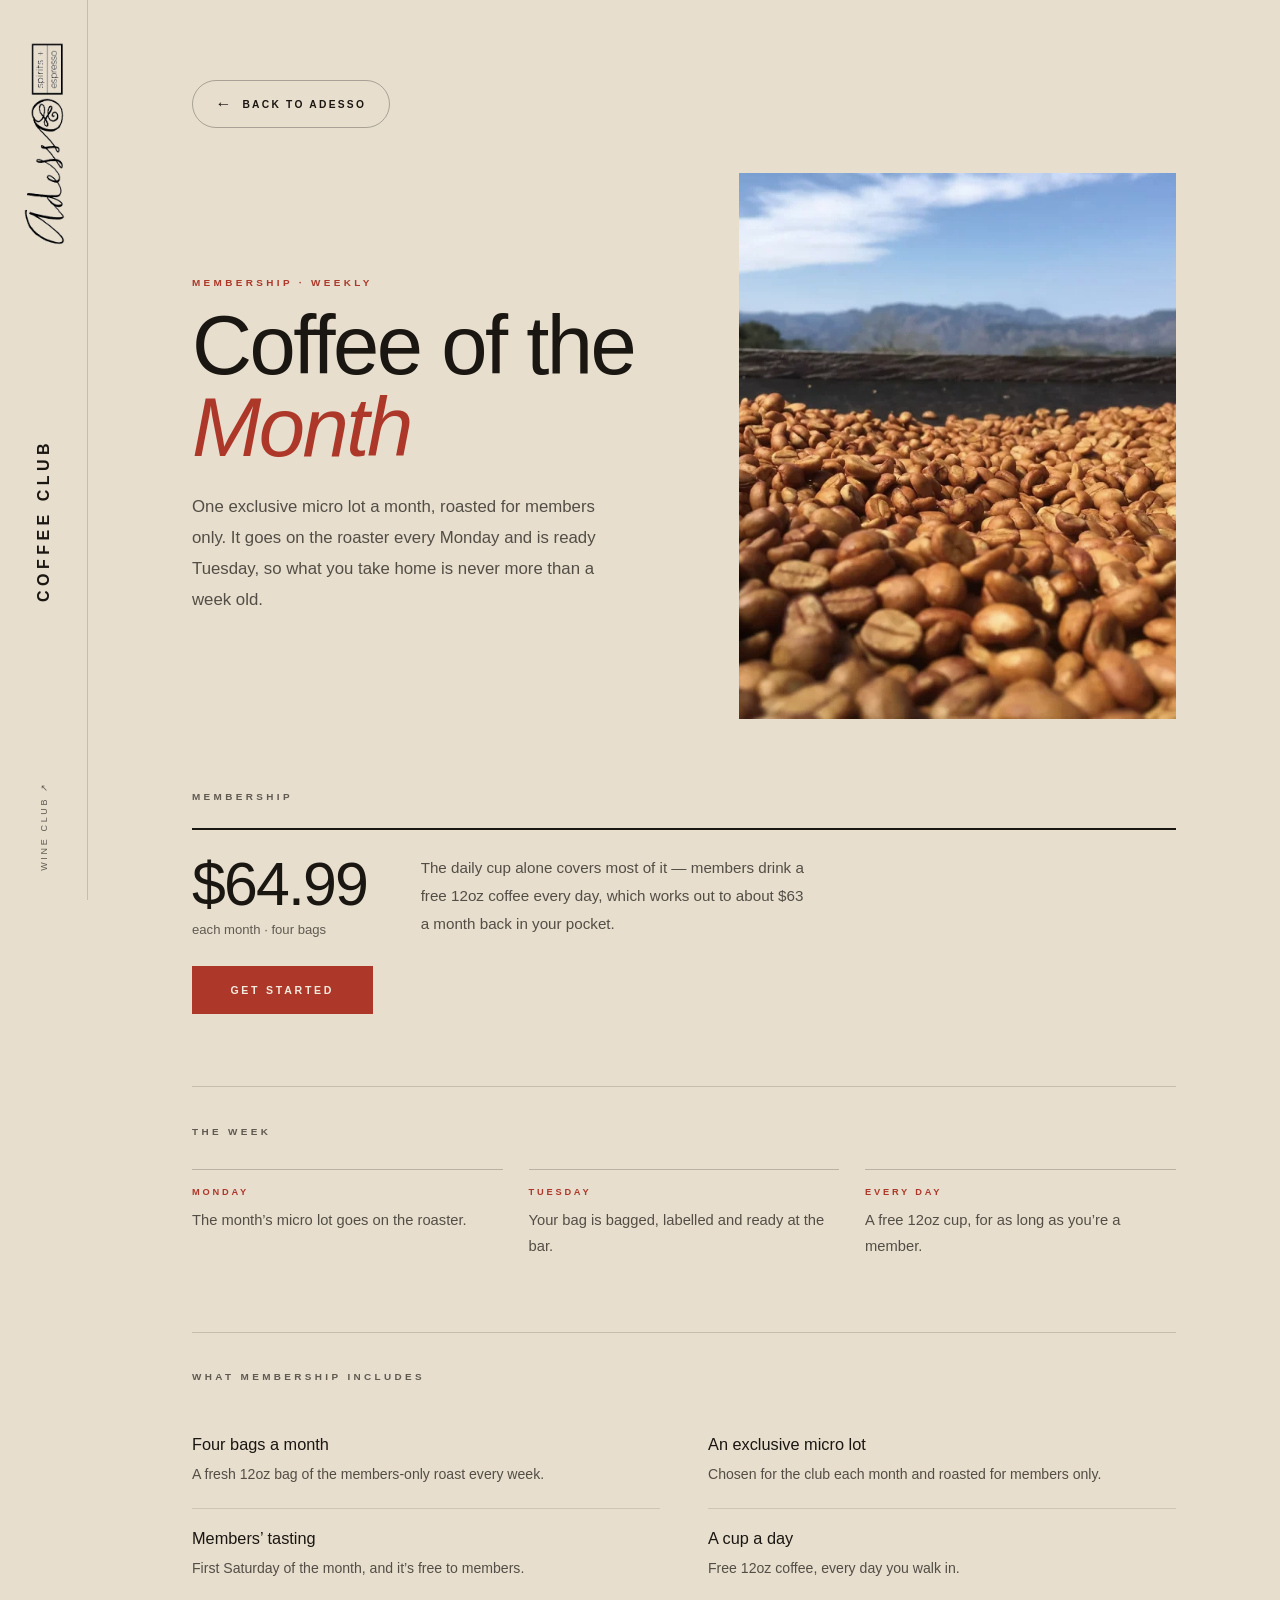
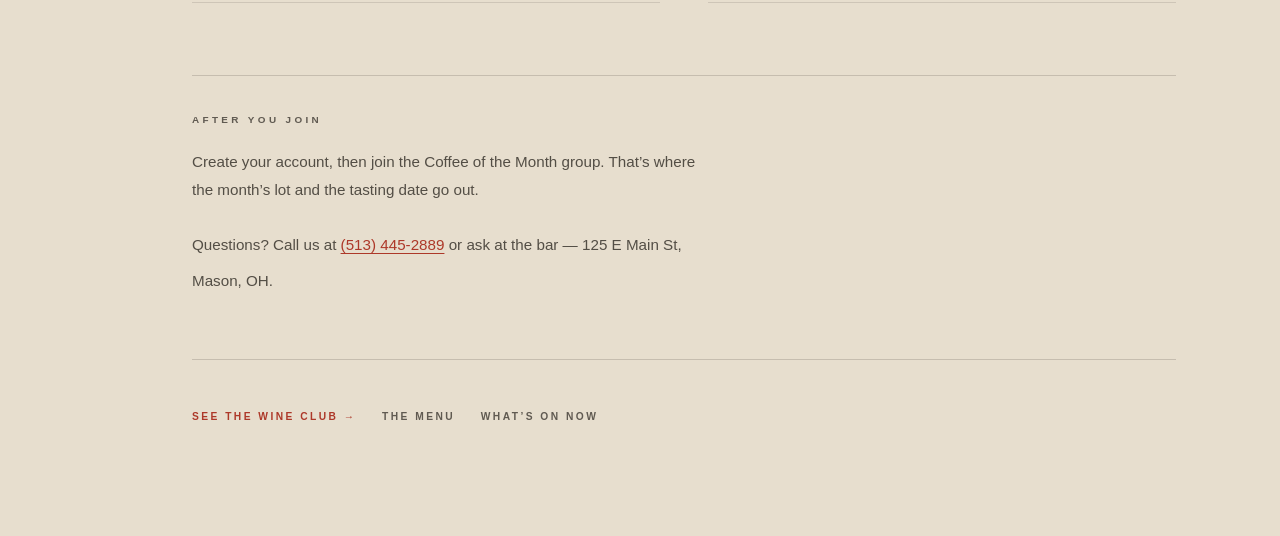
<file: coffeeclub.html>
<!doctype html>
<html lang="en">
<head>
<meta charset="utf-8">
<meta name="viewport" content="width=device-width, initial-scale=1">
<title>Coffee of the Month Club — Fresh Roast Weekly | Adesso Spirits + Espresso, Mason OH</title>
<meta name="description" content="Join the Adesso Coffee of the Month Club in Mason, Ohio. An exclusive micro lot each month, four freshly roasted bags, a members-only tasting, and a free 12oz cup every day. $64.99 a month.">
<link rel="canonical" href="https://adessospiritsandespresso.com/coffeeclub">
<meta property="og:title" content="Coffee of the Month Club — Adesso Spirits + Espresso">
<meta property="og:description" content="An exclusive micro lot each month, roasted Mondays, plus a free 12oz cup every day you come in. Mason, Ohio.">
<meta property="og:type" content="website">
<meta property="og:url" content="https://adessospiritsandespresso.com/coffeeclub">
<meta property="og:image" content="https://adessospiritsandespresso.com/assets/coffee-club-1064.webp">
<meta property="og:site_name" content="Adesso Spirits + Espresso">
<meta property="og:locale" content="en_US">
<meta name="twitter:card" content="summary_large_image">
<meta name="twitter:title" content="Coffee of the Month Club — Adesso Spirits + Espresso">
<meta name="twitter:description" content="An exclusive micro lot each month, roasted Mondays, plus a free 12oz cup every day you come in. Mason, Ohio.">
<meta name="twitter:image" content="https://adessospiritsandespresso.com/assets/coffee-club-1064.webp">
<link rel="icon" href="/favicon.ico" sizes="any">
<link rel="icon" type="image/png" sizes="32x32" href="/assets/favicon-32.png">
<script type="application/ld+json">
{
  "@context": "https://schema.org",
  "@graph": [
    {
      "@type": "WebPage",
      "@id": "https://adessospiritsandespresso.com/coffeeclub#webpage",
      "url": "https://adessospiritsandespresso.com/coffeeclub",
      "name": "Coffee of the Month Club — Adesso Spirits + Espresso",
      "description": "An exclusive micro lot each month, four freshly roasted bags, a members-only tasting, and a free 12oz cup of coffee every day.",
      "isPartOf": { "@id": "https://adessospiritsandespresso.com/#website" },
      "about": { "@id": "https://adessospiritsandespresso.com/#business" },
      "inLanguage": "en-US",
      "breadcrumb": { "@id": "https://adessospiritsandespresso.com/coffeeclub#breadcrumb" }
    },
    {
      "@type": "BreadcrumbList",
      "@id": "https://adessospiritsandespresso.com/coffeeclub#breadcrumb",
      "itemListElement": [
        { "@type": "ListItem", "position": 1, "name": "Home", "item": "https://adessospiritsandespresso.com/" },
        { "@type": "ListItem", "position": 2, "name": "Coffee Club", "item": "https://adessospiritsandespresso.com/coffeeclub" }
      ]
    },
    {
      "@type": "Product",
      "@id": "https://adessospiritsandespresso.com/coffeeclub#product",
      "name": "Adesso Coffee of the Month Club",
      "description": "A monthly coffee membership at Adesso Spirits + Espresso in Mason, Ohio. An exclusive members-only micro lot each month, roasted every Monday and collected Tuesdays, four bags a month, a members-only tasting on the first Saturday, and a free 12oz cup of coffee every day.",
      "image": "https://adessospiritsandespresso.com/assets/coffee-club-1064.webp",
      "brand": { "@id": "https://adessospiritsandespresso.com/#business" },
      "offers": {
        "@type": "Offer",
        "name": "Coffee of the Month Club",
        "price": "64.99",
        "priceCurrency": "USD",
        "url": "https://square.link/u/p1awb0P3",
        "availability": "https://schema.org/InStock"
      }
    }
  ]
}
</script>
<style>
*,*::before,*::after{box-sizing:border-box;margin:0;padding:0}
html{scroll-behavior:smooth}
body{background:#e7dece;color:#1a1611;font-family:"Helvetica Neue",Helvetica,Arial,sans-serif;font-weight:300;-webkit-font-smoothing:antialiased}
a{color:#ad3829;text-decoration:none}a:hover{color:#8f2c22}
p a{text-decoration:underline;text-underline-offset:.18em}
img{max-width:100%;display:block}
.brandmark{max-width:none !important;width:auto !important;flex:0 0 auto}
::selection{background:#ad3829;color:#f2ecdf}
.cl-main{margin-left:88px}
.cl-topbar{display:none}
.cl-hero{display:grid;grid-template-columns:1.05fr .95fr;gap:4rem;align-items:center}
.cl-facts{display:grid;grid-template-columns:1fr 1fr;gap:0 3rem}
.cl-week{display:grid;grid-template-columns:repeat(3,1fr);gap:1.6rem}
.cl-buy{display:grid}
@media(max-width:900px){
  .cl-rail{display:none !important}
  .cl-main{margin-left:0 !important;padding-top:60px}
  .cl-topbar{display:flex !important}
  .cl-pad{padding:2.5rem 1.4rem 4rem !important}
  .cl-hero{grid-template-columns:1fr !important;gap:2.4rem !important}
  .cl-facts{grid-template-columns:1fr !important}
  .cl-week{grid-template-columns:1fr !important;gap:1.1rem !important}
  .cl-buy{grid-template-columns:1fr !important;gap:1.6rem !important}
  .cl-h1{font-size:clamp(2.8rem,14vw,4.2rem) !important}
}
@media(prefers-reduced-motion:reduce){*{animation:none !important;transition:none !important}}
</style>
</head>
<body>
<div style="position:relative;min-height:100vh;">

<aside class="cl-rail" style="position:fixed;top:0;left:0;bottom:0;width:88px;z-index:150;background:#e7dece;border-right:1px solid rgba(26,22,17,.16);display:flex;flex-direction:column;align-items:center;justify-content:space-between;padding:1.8rem 0;">
  <a href="/" aria-label="Adesso home" style="flex:0 0 auto;display:flex;align-items:center;justify-content:center;height:230px;overflow:hidden;">
    <img class="brandmark" src="/assets/wordmark-script.gif" alt="Adesso" width="510" height="105" style="height:42px;transform:rotate(-90deg);">
  </a>
  <span style="writing-mode:vertical-rl;transform:rotate(180deg);font-size:1rem;letter-spacing:.28em;text-transform:uppercase;font-weight:600;color:#1a1611;">Coffee Club</span>
  <a href="/wineclub" style="writing-mode:vertical-rl;transform:rotate(180deg);font-size:.56rem;letter-spacing:.3em;text-transform:uppercase;color:rgba(26,22,17,.66);">Wine Club &nearr;</a>
</aside>

<div class="cl-topbar" style="position:fixed;top:0;left:0;right:0;z-index:150;background:rgba(231,222,206,.96);backdrop-filter:blur(12px);border-bottom:1px solid rgba(26,22,17,.14);align-items:center;justify-content:space-between;padding:.9rem 1.4rem;height:60px;">
  <a href="/" aria-label="Adesso home" style="display:inline-flex;align-items:center;min-height:44px;"><img class="brandmark" src="/assets/wordmark-script.gif" alt="Adesso" width="510" height="105" style="height:30px;"></a>
  <a href="/wineclub" style="font-size:.6rem;letter-spacing:.2em;text-transform:uppercase;border:1px solid rgba(26,22,17,.28);border-radius:999px;padding:.6rem .9rem;color:#1a1611;display:inline-flex;align-items:center;min-height:44px;">Wine Club</a>
</div>

<main class="cl-main">
  <div class="cl-pad" style="max-width:1080px;margin:0 auto;padding:5rem 3rem 6rem;">

    <a href="/#clubs" style="display:inline-flex;align-items:center;gap:.55rem;font-size:.64rem;letter-spacing:.22em;text-transform:uppercase;font-weight:600;border:1px solid rgba(26,22,17,.3);border-radius:999px;padding:.72rem 1.4rem;color:#1a1611;margin-bottom:2.8rem;min-height:48px;"><span style="font-size:1rem;line-height:1;">&larr;</span> Back to Adesso</a>

    <div class="cl-hero" style="margin-bottom:4.5rem;">
      <header>
        <p style="font-size:.62rem;letter-spacing:.34em;text-transform:uppercase;color:#ad3829;font-weight:600;margin-bottom:1.1rem;">Membership &middot; Weekly</p>
        <h1 class="cl-h1" style="font-weight:400;font-size:clamp(3rem,7vw,5.2rem);line-height:.98;letter-spacing:-.03em;margin-bottom:1.4rem;">Coffee of the <span style="font-style:italic;color:#ad3829;">Month</span></h1>
        <p style="font-size:1.05rem;line-height:1.85;color:rgba(26,22,17,.72);max-width:46ch;">One exclusive micro lot a month, roasted for members only. It goes on the roaster every Monday and is ready Tuesday, so what you take home is never more than a week old.</p>
      </header>
      <div style="aspect-ratio:4/5;overflow:hidden;background:#ded4c2;">
        <img src="/assets/coffee-club-1064.webp" srcset="/assets/coffee-club-700.webp 700w, /assets/coffee-club-1064.webp 1064w" sizes="(max-width:900px) 100vw, 46vw" width="1064" height="1064" decoding="async" alt="Coffee beans drying in the sun on a raised patio at origin, mountains behind" style="width:100%;height:100%;object-fit:cover;object-position:center 62%;filter:saturate(.82);">
      </div>
    </div>

    <section aria-labelledby="join" style="margin-bottom:4.5rem;">
      <h2 id="join" style="font-size:.62rem;letter-spacing:.34em;text-transform:uppercase;color:rgba(26,22,17,.66);font-weight:600;margin-bottom:1.6rem;">Membership</h2>
      <div class="cl-buy" style="border-top:2px solid #1a1611;padding-top:1.5rem;display:grid;grid-template-columns:auto minmax(0,1fr);gap:3rem;align-items:start;">
        <div>
          <p style="font-family:'Helvetica Neue',Helvetica,Arial,sans-serif;font-weight:300;font-size:clamp(2.6rem,5.5vw,3.8rem);line-height:1;letter-spacing:-.03em;margin-bottom:.5rem;">$64.99</p>
          <p style="font-size:.82rem;color:rgba(26,22,17,.66);margin-bottom:1.8rem;">each month &middot; four bags</p>
          <a href="https://square.link/u/p1awb0P3" target="_blank" rel="noopener" style="display:inline-flex;align-items:center;justify-content:center;background:#ad3829;color:#f2ecdf;font-size:.66rem;font-weight:600;letter-spacing:.26em;text-transform:uppercase;padding:1.1rem 2.4rem;min-height:48px;transition:background .25s ease;">Get started</a>
        </div>
        <p style="font-size:.95rem;line-height:1.85;color:rgba(26,22,17,.72);max-width:46ch;">The daily cup alone covers most of it &mdash; members drink a free 12oz coffee every day, which works out to about $63 a month back in your pocket.</p>
      </div>
    </section>

    <section aria-labelledby="rhythm" style="margin-bottom:4.5rem;border-top:1px solid rgba(26,22,17,.16);padding-top:2.4rem;">
      <h2 id="rhythm" style="font-size:.62rem;letter-spacing:.34em;text-transform:uppercase;color:rgba(26,22,17,.66);font-weight:600;margin-bottom:2rem;">The week</h2>
      <div class="cl-week">
        <div style="border-top:1px solid rgba(26,22,17,.22);padding-top:1.1rem;">
          <p style="font-size:.58rem;letter-spacing:.3em;text-transform:uppercase;color:#ad3829;font-weight:600;margin-bottom:.7rem;">Monday</p>
          <p style="font-size:.92rem;line-height:1.75;color:rgba(26,22,17,.72);">The month&rsquo;s micro lot goes on the roaster.</p>
        </div>
        <div style="border-top:1px solid rgba(26,22,17,.22);padding-top:1.1rem;">
          <p style="font-size:.58rem;letter-spacing:.3em;text-transform:uppercase;color:#ad3829;font-weight:600;margin-bottom:.7rem;">Tuesday</p>
          <p style="font-size:.92rem;line-height:1.75;color:rgba(26,22,17,.72);">Your bag is bagged, labelled and ready at the bar.</p>
        </div>
        <div style="border-top:1px solid rgba(26,22,17,.22);padding-top:1.1rem;">
          <p style="font-size:.58rem;letter-spacing:.3em;text-transform:uppercase;color:#ad3829;font-weight:600;margin-bottom:.7rem;">Every day</p>
          <p style="font-size:.92rem;line-height:1.75;color:rgba(26,22,17,.72);">A free 12oz cup, for as long as you&rsquo;re a member.</p>
        </div>
      </div>
    </section>

    <section aria-labelledby="included" style="margin-bottom:4.5rem;border-top:1px solid rgba(26,22,17,.16);padding-top:2.4rem;">
      <h2 id="included" style="font-size:.62rem;letter-spacing:.34em;text-transform:uppercase;color:rgba(26,22,17,.66);font-weight:600;margin-bottom:2rem;">What membership includes</h2>
      <div class="cl-facts">
        <div style="padding:1.3rem 0;border-bottom:1px solid rgba(26,22,17,.12);">
          <h3 style="font-weight:500;font-size:1.02rem;margin-bottom:.5rem;">Four bags a month</h3>
          <p style="font-size:.88rem;line-height:1.75;color:rgba(26,22,17,.72);">A fresh 12oz bag of the members-only roast every week.</p>
        </div>
        <div style="padding:1.3rem 0;border-bottom:1px solid rgba(26,22,17,.12);">
          <h3 style="font-weight:500;font-size:1.02rem;margin-bottom:.5rem;">An exclusive micro lot</h3>
          <p style="font-size:.88rem;line-height:1.75;color:rgba(26,22,17,.72);">Chosen for the club each month and roasted for members only.</p>
        </div>
        <div style="padding:1.3rem 0;border-bottom:1px solid rgba(26,22,17,.12);">
          <h3 style="font-weight:500;font-size:1.02rem;margin-bottom:.5rem;">Members&rsquo; tasting</h3>
          <p style="font-size:.88rem;line-height:1.75;color:rgba(26,22,17,.72);">First Saturday of the month, and it&rsquo;s free to members.</p>
        </div>
        <div style="padding:1.3rem 0;border-bottom:1px solid rgba(26,22,17,.12);">
          <h3 style="font-weight:500;font-size:1.02rem;margin-bottom:.5rem;">A cup a day</h3>
          <p style="font-size:.88rem;line-height:1.75;color:rgba(26,22,17,.72);">Free 12oz coffee, every day you walk in.</p>
        </div>
      </div>
    </section>

    <section aria-labelledby="howto" style="border-top:1px solid rgba(26,22,17,.16);padding-top:2.4rem;">
      <h2 id="howto" style="font-size:.62rem;letter-spacing:.34em;text-transform:uppercase;color:rgba(26,22,17,.66);font-weight:600;margin-bottom:1.4rem;">After you join</h2>
      <p style="font-size:.95rem;line-height:1.85;color:rgba(26,22,17,.72);max-width:60ch;margin-bottom:1.2rem;">Create your account, then join the Coffee of the Month group. That&rsquo;s where the month&rsquo;s lot and the tasting date go out.</p>
      <p style="font-size:.95rem;line-height:1.85;color:rgba(26,22,17,.72);max-width:60ch;">Questions? Call us at <a href="tel:+15134452889" style="display:inline-block;padding:.5rem 0;">(513) 445-2889</a> or ask at the bar &mdash; 125 E Main St, Mason, OH.</p>
    </section>

    <footer style="margin-top:4rem;border-top:1px solid rgba(26,22,17,.16);padding-top:2rem;display:flex;gap:1.6rem;flex-wrap:wrap;">
      <a href="/wineclub" style="font-size:.64rem;letter-spacing:.24em;text-transform:uppercase;font-weight:600;display:inline-flex;align-items:center;min-height:48px;">See the Wine Club &rarr;</a>
      <a href="/menu" style="font-size:.64rem;letter-spacing:.24em;text-transform:uppercase;font-weight:600;color:rgba(26,22,17,.66);display:inline-flex;align-items:center;min-height:48px;">The menu</a>
      <a href="/live" style="font-size:.64rem;letter-spacing:.24em;text-transform:uppercase;font-weight:600;color:rgba(26,22,17,.66);display:inline-flex;align-items:center;min-height:48px;">What&rsquo;s on now</a>
    </footer>

  </div>
</main>
</div>
</body>
</html>
</file>
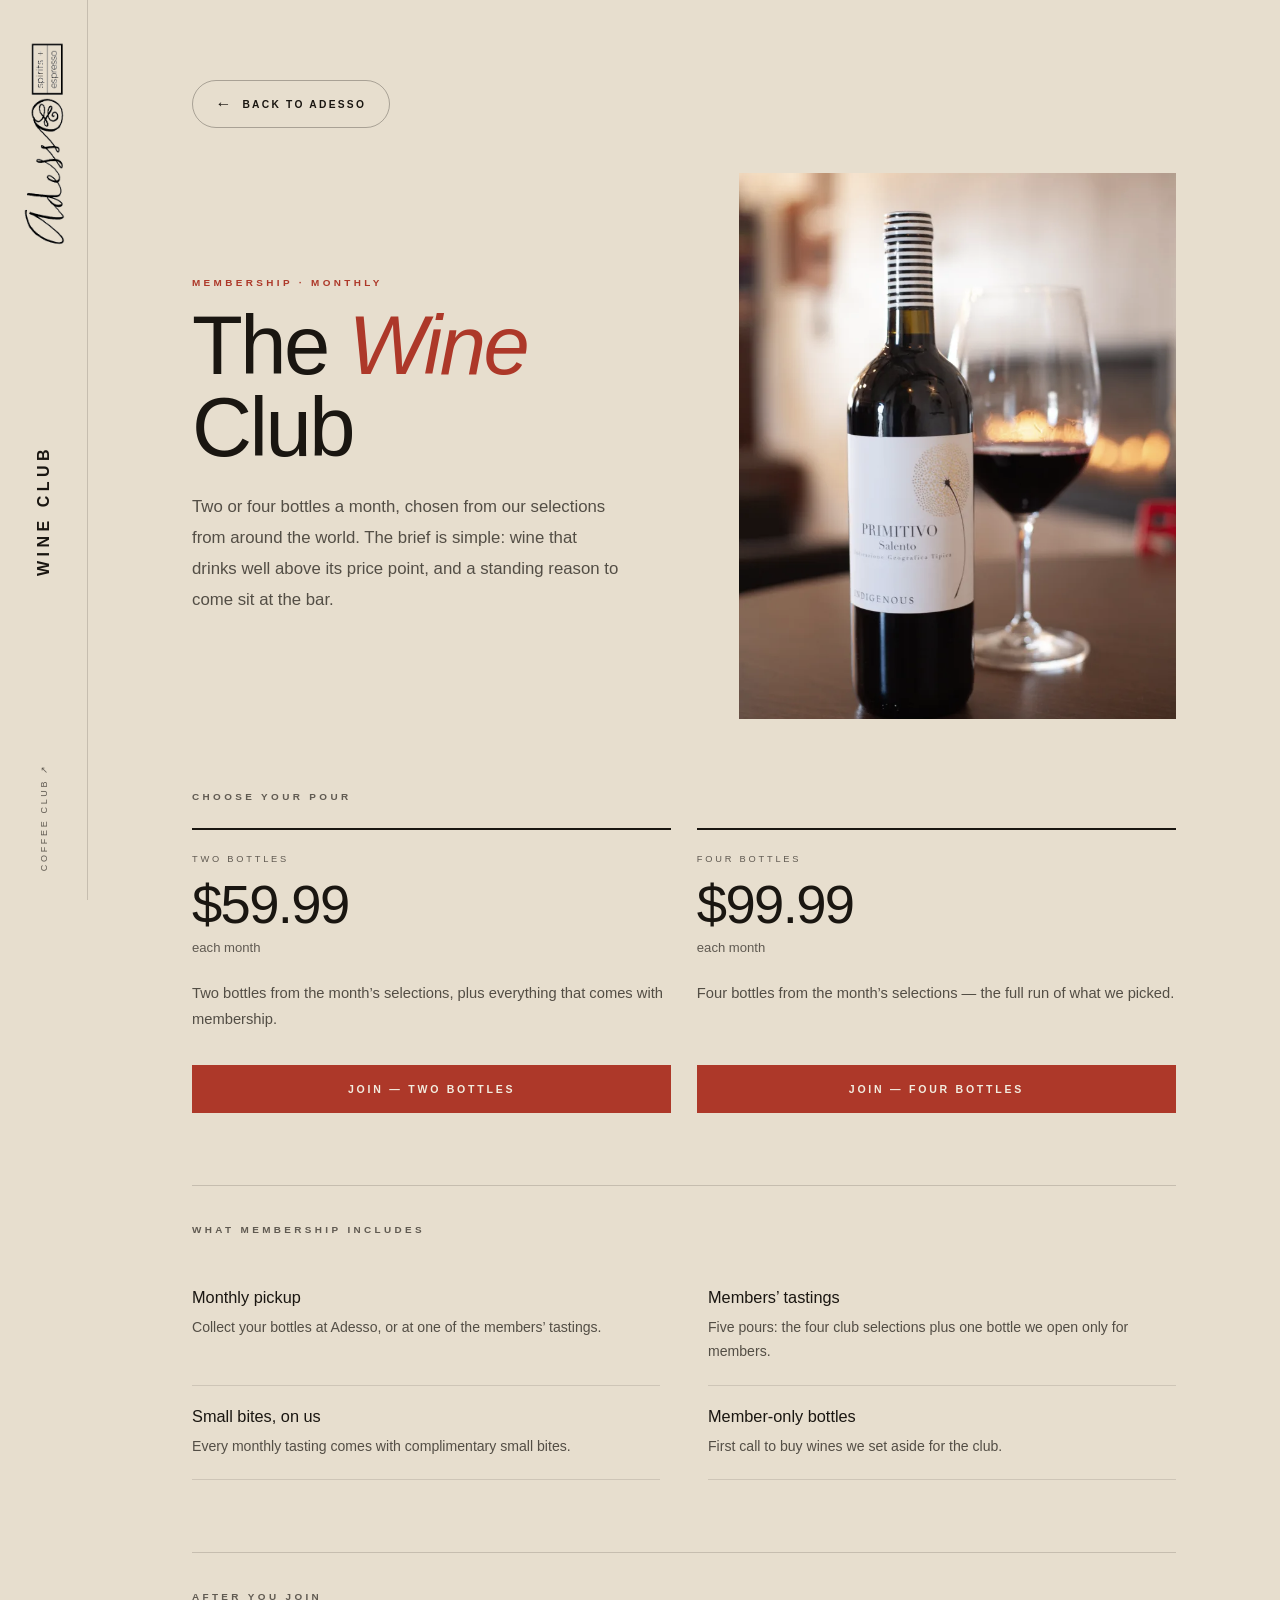
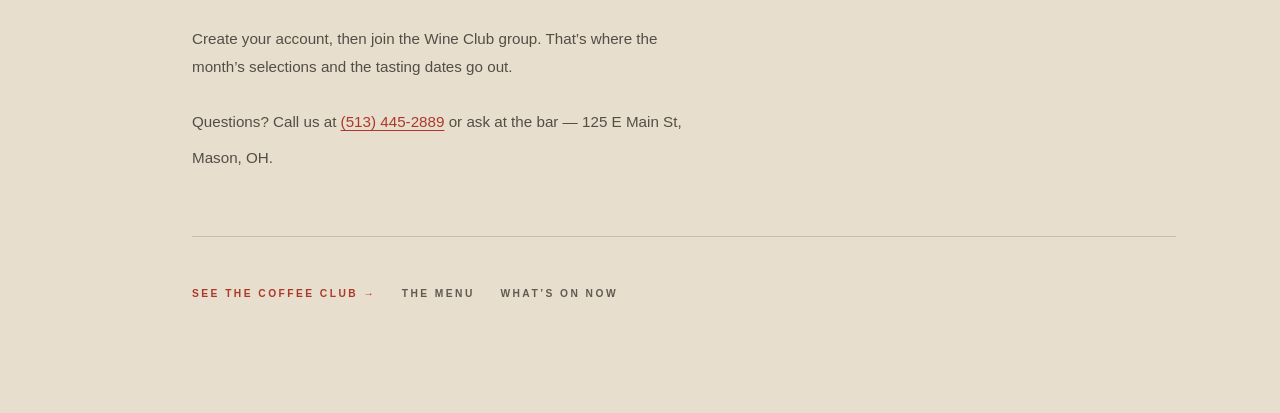
<file: wineclub.html>
<!doctype html>
<html lang="en">
<head>
<meta charset="utf-8">
<meta name="viewport" content="width=device-width, initial-scale=1">
<title>Wine Club — Monthly Bottles &amp; Member Tastings | Adesso Spirits + Espresso, Mason OH</title>
<meta name="description" content="Join the Adesso Wine Club in Mason, Ohio. Two or four bottles a month chosen from around the world, picked up at the bar, plus a members' tasting with small bites. From $59.99 a month.">
<link rel="canonical" href="https://adessospiritsandespresso.com/wineclub">
<meta property="og:title" content="Wine Club — Adesso Spirits + Espresso">
<meta property="og:description" content="Two or four bottles a month chosen from around the world, plus a members' tasting with small bites. Mason, Ohio.">
<meta property="og:type" content="website">
<meta property="og:url" content="https://adessospiritsandespresso.com/wineclub">
<meta property="og:image" content="https://adessospiritsandespresso.com/assets/wine-small-bites-1200.webp">
<meta property="og:site_name" content="Adesso Spirits + Espresso">
<meta property="og:locale" content="en_US">
<meta name="twitter:card" content="summary_large_image">
<meta name="twitter:title" content="Wine Club — Adesso Spirits + Espresso">
<meta name="twitter:description" content="Two or four bottles a month chosen from around the world, plus a members' tasting with small bites. Mason, Ohio.">
<meta name="twitter:image" content="https://adessospiritsandespresso.com/assets/wine-small-bites-1200.webp">
<link rel="icon" href="/favicon.ico" sizes="any">
<link rel="icon" type="image/png" sizes="32x32" href="/assets/favicon-32.png">
<script type="application/ld+json">
{
  "@context": "https://schema.org",
  "@graph": [
    {
      "@type": "WebPage",
      "@id": "https://adessospiritsandespresso.com/wineclub#webpage",
      "url": "https://adessospiritsandespresso.com/wineclub",
      "name": "Wine Club — Adesso Spirits + Espresso",
      "description": "Two or four bottles a month chosen from around the world, picked up at the bar, plus a members' tasting with small bites.",
      "isPartOf": { "@id": "https://adessospiritsandespresso.com/#website" },
      "about": { "@id": "https://adessospiritsandespresso.com/#business" },
      "inLanguage": "en-US",
      "breadcrumb": { "@id": "https://adessospiritsandespresso.com/wineclub#breadcrumb" }
    },
    {
      "@type": "BreadcrumbList",
      "@id": "https://adessospiritsandespresso.com/wineclub#breadcrumb",
      "itemListElement": [
        { "@type": "ListItem", "position": 1, "name": "Home", "item": "https://adessospiritsandespresso.com/" },
        { "@type": "ListItem", "position": 2, "name": "Wine Club", "item": "https://adessospiritsandespresso.com/wineclub" }
      ]
    },
    {
      "@type": "Product",
      "@id": "https://adessospiritsandespresso.com/wineclub#product",
      "name": "Adesso Wine Club",
      "description": "A monthly wine membership at Adesso Spirits + Espresso in Mason, Ohio. Two or four bottles a month chosen from around the world, picked up at the bar or at a members' tasting, with complimentary small bites.",
      "image": "https://adessospiritsandespresso.com/assets/wine-small-bites-1200.webp",
      "brand": { "@id": "https://adessospiritsandespresso.com/#business" },
      "offers": [
        {
          "@type": "Offer",
          "name": "2 bottles a month",
          "price": "59.99",
          "priceCurrency": "USD",
          "url": "https://square.link/u/Aklz00nm",
          "availability": "https://schema.org/InStock"
        },
        {
          "@type": "Offer",
          "name": "4 bottles a month",
          "price": "99.99",
          "priceCurrency": "USD",
          "url": "https://square.link/u/4KXzxWg3",
          "availability": "https://schema.org/InStock"
        }
      ]
    }
  ]
}
</script>
<style>
*,*::before,*::after{box-sizing:border-box;margin:0;padding:0}
html{scroll-behavior:smooth}
body{background:#e7dece;color:#1a1611;font-family:"Helvetica Neue",Helvetica,Arial,sans-serif;font-weight:300;-webkit-font-smoothing:antialiased}
a{color:#ad3829;text-decoration:none}a:hover{color:#8f2c22}
p a{text-decoration:underline;text-underline-offset:.18em}
img{max-width:100%;display:block}
.brandmark{max-width:none !important;width:auto !important;flex:0 0 auto}
::selection{background:#ad3829;color:#f2ecdf}
.cl-main{margin-left:88px}
.cl-topbar{display:none}
.cl-tiers{display:grid;grid-template-columns:1fr 1fr;gap:1.6rem}
.cl-hero{display:grid;grid-template-columns:1.05fr .95fr;gap:4rem;align-items:center}
.cl-facts{display:grid;grid-template-columns:1fr 1fr;gap:0 3rem}
@media(max-width:900px){
  .cl-rail{display:none !important}
  .cl-main{margin-left:0 !important;padding-top:60px}
  .cl-topbar{display:flex !important}
  .cl-pad{padding:2.5rem 1.4rem 4rem !important}
  .cl-hero{grid-template-columns:1fr !important;gap:2.4rem !important}
  .cl-tiers{grid-template-columns:1fr !important}
  .cl-facts{grid-template-columns:1fr !important}
  .cl-h1{font-size:clamp(2.8rem,14vw,4.2rem) !important}
}
@media(prefers-reduced-motion:reduce){*{animation:none !important;transition:none !important}}
</style>
</head>
<body>
<div style="position:relative;min-height:100vh;">

<aside class="cl-rail" style="position:fixed;top:0;left:0;bottom:0;width:88px;z-index:150;background:#e7dece;border-right:1px solid rgba(26,22,17,.16);display:flex;flex-direction:column;align-items:center;justify-content:space-between;padding:1.8rem 0;">
  <a href="/" aria-label="Adesso home" style="flex:0 0 auto;display:flex;align-items:center;justify-content:center;height:230px;overflow:hidden;">
    <img class="brandmark" src="/assets/wordmark-script.gif" alt="Adesso" width="510" height="105" style="height:42px;transform:rotate(-90deg);">
  </a>
  <span style="writing-mode:vertical-rl;transform:rotate(180deg);font-size:1rem;letter-spacing:.28em;text-transform:uppercase;font-weight:600;color:#1a1611;">Wine Club</span>
  <a href="/coffeeclub" style="writing-mode:vertical-rl;transform:rotate(180deg);font-size:.56rem;letter-spacing:.3em;text-transform:uppercase;color:rgba(26,22,17,.66);">Coffee Club &nearr;</a>
</aside>

<div class="cl-topbar" style="position:fixed;top:0;left:0;right:0;z-index:150;background:rgba(231,222,206,.96);backdrop-filter:blur(12px);border-bottom:1px solid rgba(26,22,17,.14);align-items:center;justify-content:space-between;padding:.9rem 1.4rem;height:60px;">
  <a href="/" aria-label="Adesso home" style="display:inline-flex;align-items:center;min-height:44px;"><img class="brandmark" src="/assets/wordmark-script.gif" alt="Adesso" width="510" height="105" style="height:30px;"></a>
  <a href="/coffeeclub" style="font-size:.6rem;letter-spacing:.2em;text-transform:uppercase;border:1px solid rgba(26,22,17,.28);border-radius:999px;padding:.6rem .9rem;color:#1a1611;display:inline-flex;align-items:center;min-height:44px;">Coffee Club</a>
</div>

<main class="cl-main">
  <div class="cl-pad" style="max-width:1080px;margin:0 auto;padding:5rem 3rem 6rem;">

    <a href="/#clubs" style="display:inline-flex;align-items:center;gap:.55rem;font-size:.64rem;letter-spacing:.22em;text-transform:uppercase;font-weight:600;border:1px solid rgba(26,22,17,.3);border-radius:999px;padding:.72rem 1.4rem;color:#1a1611;margin-bottom:2.8rem;min-height:48px;"><span style="font-size:1rem;line-height:1;">&larr;</span> Back to Adesso</a>

    <div class="cl-hero" style="margin-bottom:4.5rem;">
      <header>
        <p style="font-size:.62rem;letter-spacing:.34em;text-transform:uppercase;color:#ad3829;font-weight:600;margin-bottom:1.1rem;">Membership &middot; Monthly</p>
        <h1 class="cl-h1" style="font-weight:400;font-size:clamp(3rem,7vw,5.2rem);line-height:.98;letter-spacing:-.03em;margin-bottom:1.4rem;">The <span style="font-style:italic;color:#ad3829;">Wine</span> Club</h1>
        <p style="font-size:1.05rem;line-height:1.85;color:rgba(26,22,17,.72);max-width:46ch;">Two or four bottles a month, chosen from our selections from around the world. The brief is simple: wine that drinks well above its price point, and a standing reason to come sit at the bar.</p>
      </header>
      <div style="aspect-ratio:4/5;overflow:hidden;background:#ded4c2;">
        <img src="/assets/wine-small-bites-1200.webp" srcset="/assets/wine-small-bites-700.webp 700w, /assets/wine-small-bites-1200.webp 1200w" sizes="(max-width:900px) 100vw, 46vw" width="1200" height="1800" decoding="async" alt="Bottle of Primitivo Salento red wine beside a poured glass by the fireplace at Adesso" style="width:100%;height:100%;object-fit:cover;filter:saturate(.82);">
      </div>
    </div>

    <section aria-labelledby="tiers" style="margin-bottom:4.5rem;">
      <h2 id="tiers" style="font-size:.62rem;letter-spacing:.34em;text-transform:uppercase;color:rgba(26,22,17,.66);font-weight:600;margin-bottom:1.6rem;">Choose your pour</h2>
      <div class="cl-tiers">

        <div style="border-top:2px solid #1a1611;padding-top:1.5rem;display:flex;flex-direction:column;">
          <p style="font-size:.58rem;letter-spacing:.3em;text-transform:uppercase;color:rgba(26,22,17,.66);margin-bottom:.9rem;">Two bottles</p>
          <p style="font-family:'Helvetica Neue',Helvetica,Arial,sans-serif;font-weight:300;font-size:clamp(2.4rem,5vw,3.4rem);line-height:1;letter-spacing:-.03em;margin-bottom:.5rem;">$59.99</p>
          <p style="font-size:.82rem;color:rgba(26,22,17,.66);margin-bottom:1.6rem;">each month</p>
          <p style="font-size:.92rem;line-height:1.75;color:rgba(26,22,17,.72);margin-bottom:2rem;flex:1;">Two bottles from the month&rsquo;s selections, plus everything that comes with membership.</p>
          <a href="https://square.link/u/Aklz00nm" target="_blank" rel="noopener" style="display:inline-flex;align-items:center;justify-content:center;background:#ad3829;color:#f2ecdf;font-size:.66rem;font-weight:600;letter-spacing:.26em;text-transform:uppercase;padding:1.1rem 1.5rem;min-height:48px;transition:background .25s ease;">Join &mdash; Two bottles</a>
        </div>

        <div style="border-top:2px solid #1a1611;padding-top:1.5rem;display:flex;flex-direction:column;">
          <p style="font-size:.58rem;letter-spacing:.3em;text-transform:uppercase;color:rgba(26,22,17,.66);margin-bottom:.9rem;">Four bottles</p>
          <p style="font-family:'Helvetica Neue',Helvetica,Arial,sans-serif;font-weight:300;font-size:clamp(2.4rem,5vw,3.4rem);line-height:1;letter-spacing:-.03em;margin-bottom:.5rem;">$99.99</p>
          <p style="font-size:.82rem;color:rgba(26,22,17,.66);margin-bottom:1.6rem;">each month</p>
          <p style="font-size:.92rem;line-height:1.75;color:rgba(26,22,17,.72);margin-bottom:2rem;flex:1;">Four bottles from the month&rsquo;s selections &mdash; the full run of what we picked.</p>
          <a href="https://square.link/u/4KXzxWg3" target="_blank" rel="noopener" style="display:inline-flex;align-items:center;justify-content:center;background:#ad3829;color:#f2ecdf;font-size:.66rem;font-weight:600;letter-spacing:.26em;text-transform:uppercase;padding:1.1rem 1.5rem;min-height:48px;transition:background .25s ease;">Join &mdash; Four bottles</a>
        </div>

      </div>
    </section>

    <section aria-labelledby="included" style="margin-bottom:4.5rem;border-top:1px solid rgba(26,22,17,.16);padding-top:2.4rem;">
      <h2 id="included" style="font-size:.62rem;letter-spacing:.34em;text-transform:uppercase;color:rgba(26,22,17,.66);font-weight:600;margin-bottom:2rem;">What membership includes</h2>
      <div class="cl-facts">
        <div style="padding:1.3rem 0;border-bottom:1px solid rgba(26,22,17,.12);">
          <h3 style="font-weight:500;font-size:1.02rem;margin-bottom:.5rem;">Monthly pickup</h3>
          <p style="font-size:.88rem;line-height:1.75;color:rgba(26,22,17,.72);">Collect your bottles at Adesso, or at one of the members&rsquo; tastings.</p>
        </div>
        <div style="padding:1.3rem 0;border-bottom:1px solid rgba(26,22,17,.12);">
          <h3 style="font-weight:500;font-size:1.02rem;margin-bottom:.5rem;">Members&rsquo; tastings</h3>
          <p style="font-size:.88rem;line-height:1.75;color:rgba(26,22,17,.72);">Five pours: the four club selections plus one bottle we open only for members.</p>
        </div>
        <div style="padding:1.3rem 0;border-bottom:1px solid rgba(26,22,17,.12);">
          <h3 style="font-weight:500;font-size:1.02rem;margin-bottom:.5rem;">Small bites, on us</h3>
          <p style="font-size:.88rem;line-height:1.75;color:rgba(26,22,17,.72);">Every monthly tasting comes with complimentary small bites.</p>
        </div>
        <div style="padding:1.3rem 0;border-bottom:1px solid rgba(26,22,17,.12);">
          <h3 style="font-weight:500;font-size:1.02rem;margin-bottom:.5rem;">Member-only bottles</h3>
          <p style="font-size:.88rem;line-height:1.75;color:rgba(26,22,17,.72);">First call to buy wines we set aside for the club.</p>
        </div>
      </div>
    </section>

    <section aria-labelledby="howto" style="border-top:1px solid rgba(26,22,17,.16);padding-top:2.4rem;">
      <h2 id="howto" style="font-size:.62rem;letter-spacing:.34em;text-transform:uppercase;color:rgba(26,22,17,.66);font-weight:600;margin-bottom:1.4rem;">After you join</h2>
      <p style="font-size:.95rem;line-height:1.85;color:rgba(26,22,17,.72);max-width:60ch;margin-bottom:1.2rem;">Create your account, then join the Wine Club group. That&rsquo;s where the month&rsquo;s selections and the tasting dates go out.</p>
      <p style="font-size:.95rem;line-height:1.85;color:rgba(26,22,17,.72);max-width:60ch;">Questions? Call us at <a href="tel:+15134452889" style="display:inline-block;padding:.5rem 0;">(513) 445-2889</a> or ask at the bar &mdash; 125 E Main St, Mason, OH.</p>
    </section>

    <footer style="margin-top:4rem;border-top:1px solid rgba(26,22,17,.16);padding-top:2rem;display:flex;gap:1.6rem;flex-wrap:wrap;">
      <a href="/coffeeclub" style="font-size:.64rem;letter-spacing:.24em;text-transform:uppercase;font-weight:600;display:inline-flex;align-items:center;min-height:48px;">See the Coffee Club &rarr;</a>
      <a href="/menu" style="font-size:.64rem;letter-spacing:.24em;text-transform:uppercase;font-weight:600;color:rgba(26,22,17,.66);display:inline-flex;align-items:center;min-height:48px;">The menu</a>
      <a href="/live" style="font-size:.64rem;letter-spacing:.24em;text-transform:uppercase;font-weight:600;color:rgba(26,22,17,.66);display:inline-flex;align-items:center;min-height:48px;">What&rsquo;s on now</a>
    </footer>

  </div>
</main>
</div>
</body>
</html>
</file>
